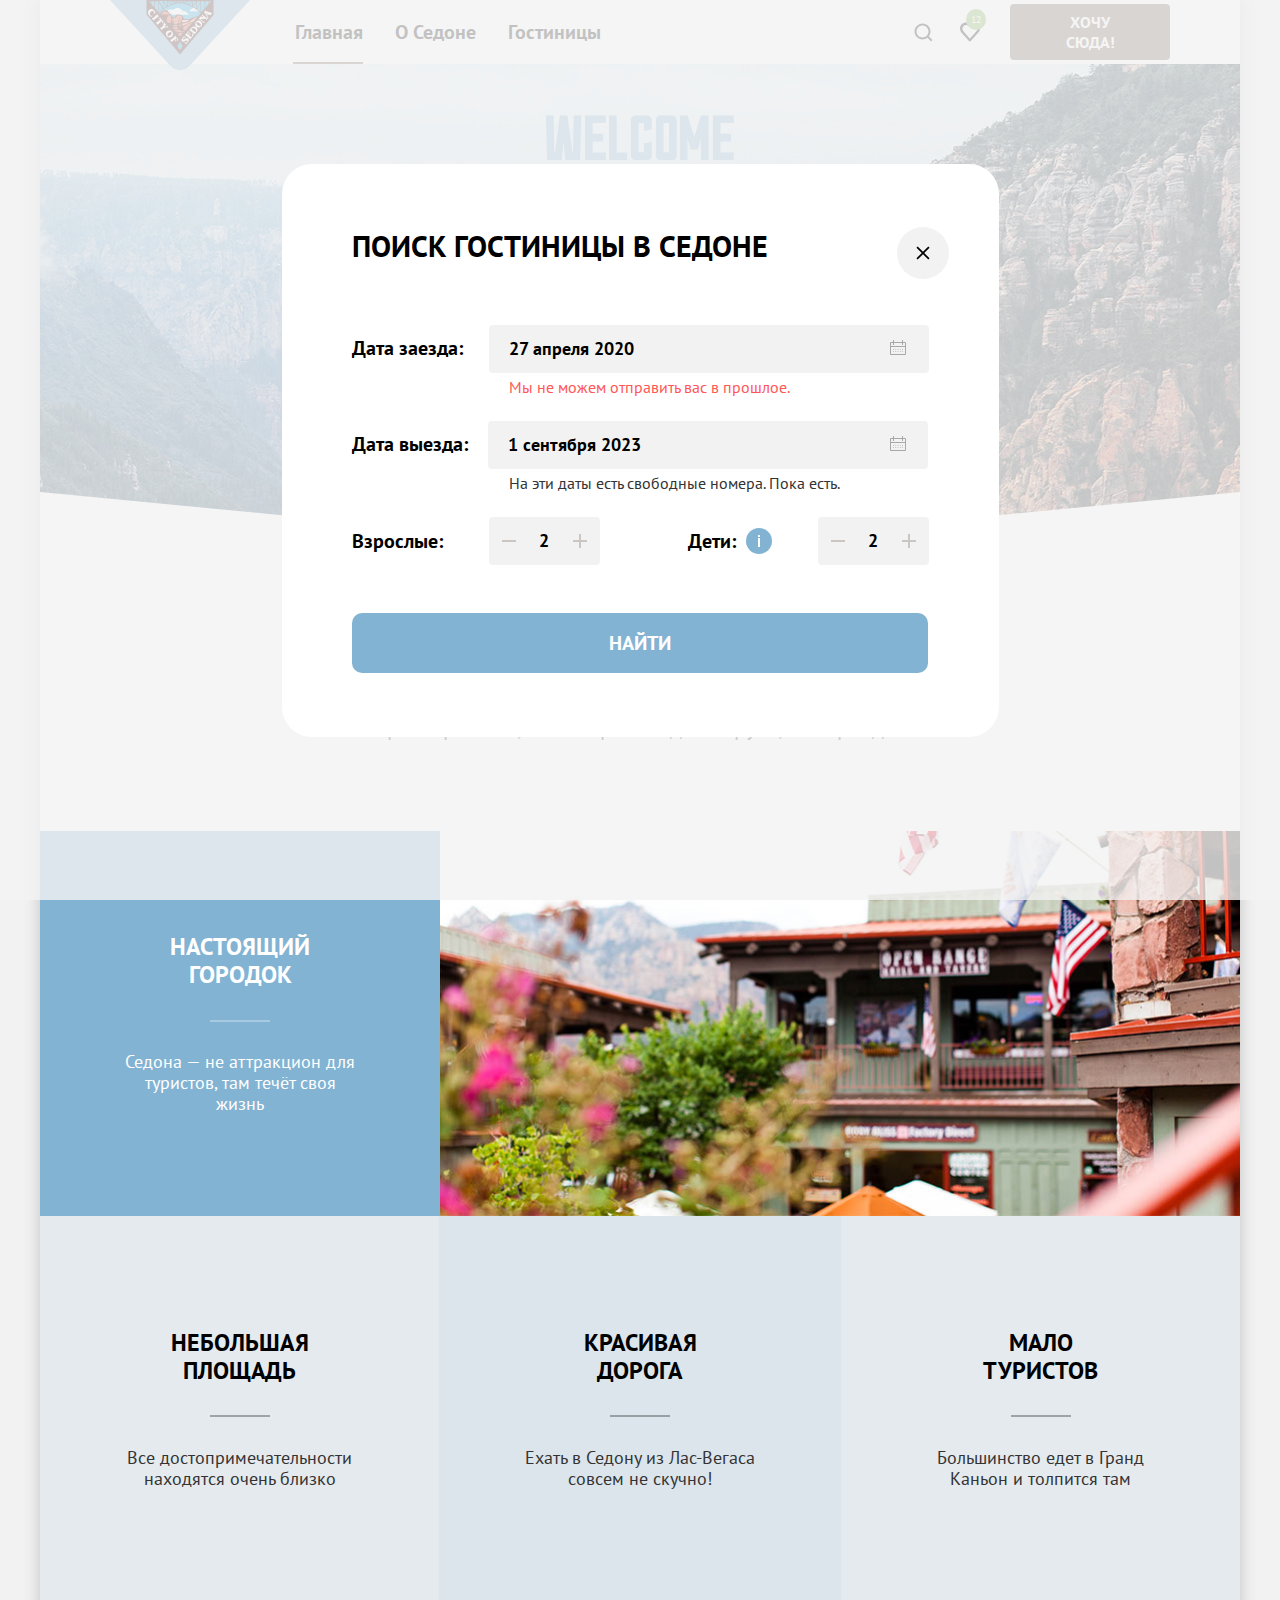
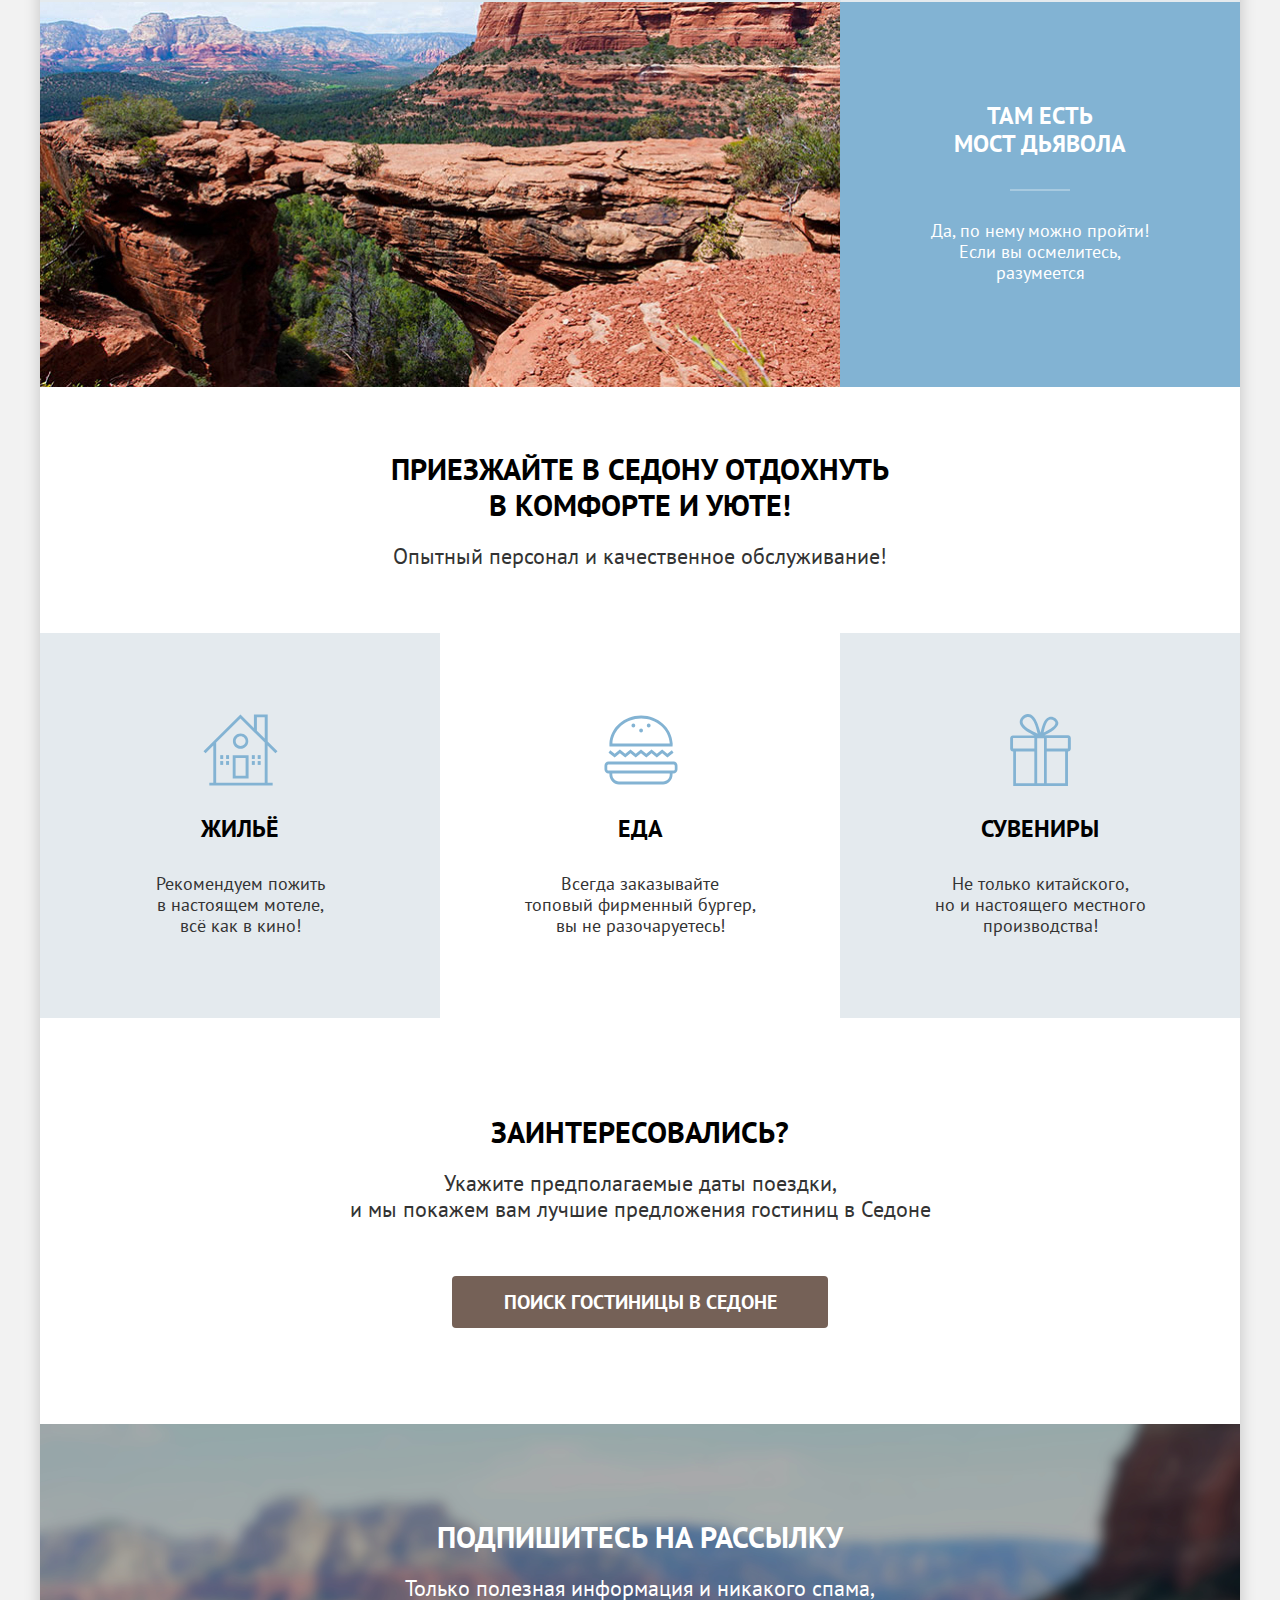
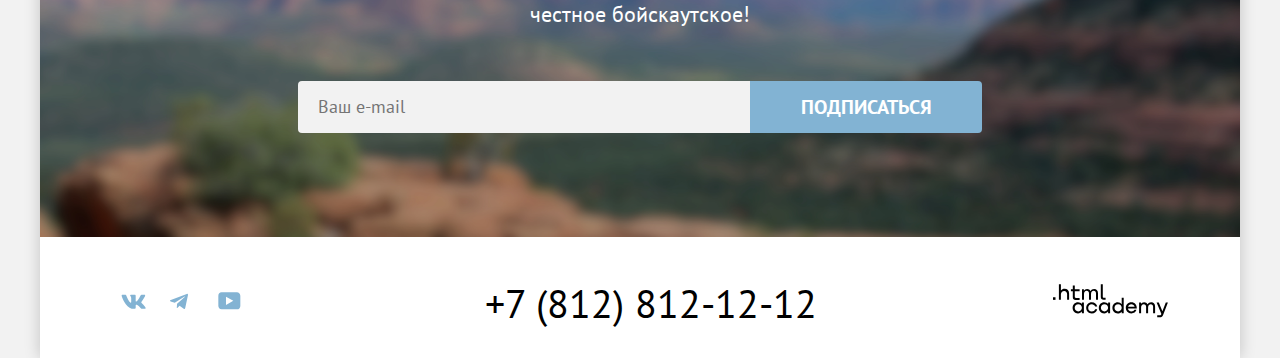
<file: index.html>
<!DOCTYPE html>
<html lang="ru">

  <head>
    <meta charset="utf-8">
    <title>Седона</title>
    <link rel="stylesheet" href="styles/styles.css">
    <link rel="icon" href="favicon.ico">
    <link rel="icon" type="image/png" href="images/favicon.png">
  </head>

  <body>
    <div class="shadow-container">
      <header class="page-header">
        <nav class="navigation">
          <a class="navigation-logo" href="#">
            <img class="navigation-logo-image" src="images/logo.svg" width="140" height="70"
              alt="Логотип городка Седона">
          </a>
          <ul class="navigation-list">
            <li class="navigation-item navigation-main">
              <a class="navigation-link" href="index.html">Главная</a>
            </li>
            <li class="navigation-item">
              <a class="navigation-link" href="#">О Седоне</a>
            </li>
            <li class="navigation-item">
              <a class="navigation-link" href="catalog.html">Гостиницы</a>
            </li>
          </ul>

          <ul class="navigation-list navigation-user">
            <li class="navigation-item">
              <a class="navigation-link-search" href="#">
                <span class="visually-hidden">
                  Поиск
                </span>
              </a>
            </li>
            <li class="navigation-item">
              <a class="navigation-link-favorites" href="#">
                <span class="visually-hidden">
                  Избранные
                </span>
                <span class="favorites-number">12</span>
              </a>
            </li>
          </ul>
          <button class="button navigation-button" type="button">Хочу сюда!</button>
        </nav>
      </header>

      <main class="main-index main-container">
        <div class="page-container">
          <section class="hero">
            <h1 class="visually-hidden">Седона</h1>
            <img class="welcome" src="images/welcome_sedona.svg" width="458" height="352" alt="Приветственный текст.">
          </section>

          <section class="advantages">
            <div class="main-block main-block-plus">
              <h2 class="about main-title">
                Седона — небольшой городок в Аризоне,
                <br>заслуживающий большего!
              </h2>
              <p class="about-description main-text">Рассмотрим причины, по которым Седона круче, чем Гранд-Каньон!</p>
            </div>
            <ul class="advantages-list">
              <li class="advantages-item advantages-item-wide advantages-dark">
                <div class="advantages-inner-narrow">
                  <h3 class="advantages-title advantages-title--dark">
                    Настоящий
                    <br>городок
                  </h3>
                  <p class="advantages-description">
                    Седона — не аттракцион для
                    <br>туристов, там течёт своя<br> жизнь
                  </p>
                </div>
                <img class="advantages-image" src="images/bar.jpg" width="800" height="385" alt="Мотель на фоне гор.">
              </li>
              <li class="advantages-item advantages-light">
                <h3 class="advantages-title advantages-title--light advantages-decoration">
                  Небольшая
                  <br>площадь
                </h3>
                <p class="advantages-description">
                  Все достопримечательности
                  <br>находятся очень близко
                </p>
              </li>
              <li class="advantages-item advantages-medium">
                <h3 class="advantages-title advantages-title--medium advantages-decoration">
                  Красивая
                  <br>дорога
                </h3>
                <p class="advantages-description">
                  Ехать в Седону из Лас-Вегаса
                  <br>совсем не скучно!
                </p>
              </li>
              <li class="advantages-item advantages-light">
                <h3 class="advantages-title advantages-title--light advantages-decoration">
                  Мало
                  <br>туристов
                </h3>
                <p class="advantages-description">
                  Большинство едет в Гранд
                  <br>Каньон и толпится там
                </p>
              </li>
              <li class="advantages-item advantages-item-wide advantages-dark">
                <img class="advantages-image" src="images/canyon.jpg" width="800" height="385" alt="Мост дьявола.">
                <div class="advantages-inner-narrow advantages-inner-wide">
                  <h3 class="advantages-title advantages-title--dark">
                    Там есть
                    <br>мост дьявола
                  </h3>
                  <p class="advantages-description">
                    Да, по нему можно пройти!
                    <br> Если вы осмелитесь,<br> разумеется
                  </p>
                </div>
              </li>
            </ul>
          </section>

          <section class="services">
            <div class="services-conteiner main-block">
              <h2 class="services-title-main main-title">
                Приезжайте в Седону отдохнуть
                <br>в комфорте и уюте!
              </h2>
              <p class="services-description-main main-text">
                Опытный персонал и качественное обслуживание!
              </p>
            </div>
            <ul class="services-list">
              <li class="services-item advantages-light services-house">
                <h3 class="services-title advantages-title--light">
                  Жильё
                </h3>
                <p class="services-description">
                  Рекомендуем пожить
                  <br>в настоящем мотеле,<br> всё как в кино!
                </p>
              </li>
              <li class="services-item services-block services-food">
                <h3 class="services-title services-title--block">
                  Еда
                </h3>
                <p class="services-description">
                  Всегда заказывайте
                  <br>топовый фирменный бургер,<br> вы не разочаруетесь!
                </p>
              </li>
              <li class="services-item advantages-light services-gift">
                <h3 class="services-title advantages-title--light">
                  Сувениры
                </h3>
                <p class="services-description">
                  Не только китайского,
                  <br>но и настоящего местного<br> производства!
                </p>
              </li>
            </ul>
          </section>
          <section class="hotels main-block">
            <h2 class="hotels-title main-title">
              Заинтересовались?
            </h2>
            <p class="hotel-text main-text">
              Укажите предполагаемые даты поездки,
              <br>и мы покажем вам лучшие предложения гостиниц в Седоне
            </p>
            <button class="button hotels-button" type="button">
              ПОИСК ГОСТИНИЦЫ В СЕДОНЕ
            </button>
          </section>
          <section class="newsletter-main">
            <h2 class="newsletter-title">
              Подпишитесь на рассылку
            </h2>
            <p class="newsletter-text">
              Только полезная информация и никакого спама,
              <br>честное бойскаутское!
            </p>
            <form class="newsletter-form" action="#" method="post">
              <input class="newsletter-form-mail" type="email" name="mail" placeholder="Ваш e-mail" required>
              <button class="button button-newsletter" type="submit">
                Подписаться
              </button>
            </form>
          </section>
        </div>
      </main>

      <footer class="page-footer">
        <ul class="footer-social-list">
          <li class="footer-social-item">
            <a class="footer-social" href="https://vk.com/htmlacademy">
              <span class="visually-hidden">ВКонтакте</span>
              <svg width="25" height="15" viewBox="0 0 25 15" fill="none" xmlns="http://www.w3.org/2000/svg">
                <path fill-rule="evenodd" clip-rule="evenodd"
                  d="M24.1164 1.80445C24.2824 1.25845 24.1164 0.856445 23.3214 0.856445H20.6964C20.0284 0.856445 19.7204 1.20345 19.5534 1.58645C19.5534 1.58645 18.2184 4.78245 16.3274 6.85845C15.7154 7.46045 15.4374 7.65145 15.1034 7.65145C14.9364 7.65145 14.6854 7.46045 14.6854 6.91345V1.80445C14.6854 1.14845 14.5014 0.856445 13.9454 0.856445H9.81738C9.40038 0.856445 9.14938 1.16045 9.14938 1.44945C9.14938 2.07045 10.0954 2.21445 10.1924 3.96245V7.76045C10.1924 8.59345 10.0394 8.74444 9.70538 8.74444C8.81538 8.74444 6.65038 5.53345 5.36538 1.85945C5.11638 1.14445 4.86438 0.856445 4.19338 0.856445H1.56638C0.816382 0.856445 0.666382 1.20345 0.666382 1.58645C0.666382 2.26845 1.55638 5.65645 4.81138 10.1374C6.98138 13.1974 10.0364 14.8564 12.8194 14.8564C14.4884 14.8564 14.6944 14.4884 14.6944 13.8534V11.5404C14.6944 10.8034 14.8524 10.6564 15.3814 10.6564C15.7714 10.6564 16.4384 10.8484 17.9964 12.3234C19.7764 14.0724 20.0694 14.8564 21.0714 14.8564H23.6964C24.4464 14.8564 24.8224 14.4884 24.6064 13.7604C24.3684 13.0364 23.5184 11.9854 22.3914 10.7384C21.7794 10.0284 20.8614 9.26345 20.5824 8.88045C20.1934 8.38945 20.3044 8.17044 20.5824 7.73345C20.5824 7.73345 23.7824 3.30745 24.1154 1.80445H24.1164Z"
                  fill="#83B3D3" />
              </svg>
            </a>
          </li>
          <li class="footer-social-item">
            <a class="footer-social" href="https://t.me/htmlacademy">
              <span class="visually-hidden">Telegram</span>
              <svg width="18" height="16" viewBox="0 0 18 16" fill="none" xmlns="http://www.w3.org/2000/svg">
                <path
                  d="M16.785 0.955705L0.840489 7.1042C-0.247661 7.54126 -0.241365 8.14828 0.640845 8.41897L4.73445 9.69597L14.2058 3.72014C14.6537 3.44766 15.0629 3.59424 14.7265 3.89281L7.05283 10.8183H7.05103L7.05283 10.8192L6.77045 15.0387C7.18413 15.0387 7.36669 14.8489 7.59871 14.625L9.58705 12.6915L13.7229 15.7464C14.4855 16.1664 15.0332 15.9506 15.2229 15.0405L17.9379 2.2453C18.2158 1.13107 17.5126 0.626562 16.785 0.955705Z"
                  fill="#83B3D3" />
              </svg>
            </a>
          </li>
          <li class="footer-social-item">
            <a class="footer-social" href="https://www.youtube.com/user/htmlacademyru">
              <span class="visually-hidden">YouTube</span>
              <svg width="23" height="18" viewBox="0 0 23 18" fill="none" xmlns="http://www.w3.org/2000/svg">
                <path
                  d="M18.9402 0.356445H3.50738C1.64668 0.356445 0.333252 1.9502 0.333252 3.75645V13.8502C0.333252 15.7627 1.64668 17.3564 3.50738 17.3564H19.1591C20.8009 17.3564 22.3333 15.7627 22.3333 13.9564V3.75645C22.1143 1.9502 20.8009 0.356445 18.9402 0.356445ZM7.99494 12.8939V4.81894L15.3283 8.85645L7.99494 12.8939Z"
                  fill="#83B3D3" />
              </svg>
            </a>
          </li>
        </ul>
        <a class="number" href="#">+7 (812) 812-12-12</a>
        <a class="logo-link" href="https://htmlacademy.ru/">
          <svg width="115" height="34" viewBox="0 0 115 34" fill="none" xmlns="http://www.w3.org/2000/svg">
            <path d="M0 13.2564V15.8564H2.5V13.2564H0Z" fill="black"/>
            <path d="M11.6 4.85645C10 4.85645 8.8 5.55645 8 6.55645H7.9V0.356445H5.9V15.8564H7.9V10.5564C7.9 8.45645 9.2 6.95645 11.2 6.95645C13 6.95645 14.1 8.35645 14.1 10.1564V15.8564H16.1V9.75644C16.2 6.75644 14.3 4.85645 11.6 4.85645Z" fill="black"/>
            <path d="M26.6 5.15645H21.8V1.45645H19.8V5.25645H17.9V7.25645H19.8V13.2564C19.8 14.9564 20.8 15.9564 22.5 15.9564H26.6V13.9564H22.9C22.2 13.9564 21.8 13.5564 21.8 12.8564V7.15645H26.6V5.15645Z" fill="black"/>
            <path d="M41.1 4.95645C39.5 4.95645 38.2 5.75644 37.6 7.05645H37.5C36.9 5.85645 35.7 4.95645 34.1 4.95645C32.7 4.95645 31.6 5.75645 31 6.75645H30.9V5.15645H29V15.7564H31V10.3564C31 8.35645 32 6.85645 33.6 6.85645C35.1 6.85645 36 7.85645 36 9.45645V15.7564H38V10.1564C38 7.75645 39.4 6.85645 40.6 6.85645C42.1 6.85645 43 7.85645 43 9.45645V15.7564H45V9.25644C45.1 6.75644 43.6 4.95645 41.1 4.95645Z" fill="black"/>
            <path d="M47.8 13.0564C47.8 14.7564 48.8 15.7564 50.6 15.7564H52.6V13.7564H50.9C50.2 13.7564 49.8 13.3564 49.8 12.6564V0.356445H47.8V13.0564Z" fill="black"/>
            <path d="M28.9 20.0564C28 18.9564 26.7 18.2564 25 18.2564C21.9 18.2564 19.6 20.5564 19.6 23.8564C19.6 27.1564 21.9 29.4564 25 29.4564C26.8 29.4564 28 28.6564 28.8 27.5564H28.9V29.1564H30.9V18.5564H28.9V20.0564ZM25.3 27.4564C23.1 27.4564 21.7 25.8564 21.7 23.8564C21.7 21.8564 23.1 20.2564 25.3 20.2564C27.5 20.2564 28.9 21.8564 28.9 23.8564C28.9 25.7564 27.5 27.4564 25.3 27.4564Z" fill="black"/>
            <path d="M44.2 22.3564C43.7 19.9564 41.6 18.2564 38.8 18.2564C35.4 18.2564 33.2 20.7564 33.2 23.8564C33.2 26.9564 35.4 29.4564 38.8 29.4564C41.6 29.4564 43.7 27.6564 44.2 25.2564H42.1C41.7 26.5564 40.4 27.5564 38.8 27.5564C36.6 27.5564 35.2 25.9564 35.2 23.9564C35.2 21.9564 36.6 20.3564 38.8 20.3564C40.4 20.3564 41.6 21.3564 42.1 22.5564H44.2V22.3564Z" fill="black"/>
            <path d="M55.1 20.0564C54.2 18.9564 52.9 18.2564 51.2 18.2564C48.1 18.2564 45.8 20.5564 45.8 23.8564C45.8 27.1564 48.1 29.4564 51.2 29.4564C53 29.4564 54.2 28.6564 55 27.5564H55.1V29.1564H57.1V18.5564H55.1V20.0564ZM51.5 27.4564C49.3 27.4564 47.9 25.8564 47.9 23.8564C47.9 21.8564 49.3 20.2564 51.5 20.2564C53.7 20.2564 55.1 21.8564 55.1 23.8564C55.1 25.7564 53.6 27.4564 51.5 27.4564Z" fill="black"/>
            <path d="M68.7 20.1564C67.8 19.0564 66.5 18.2564 64.8 18.2564C61.7 18.2564 59.4 20.5564 59.4 23.8564C59.4 27.1564 61.6 29.4564 64.8 29.4564C66.5 29.4564 67.8 28.6564 68.6 27.6564H68.7V29.1564H70.7V13.7564H68.7V20.1564ZM65.1 27.4564C62.9 27.4564 61.5 25.8564 61.5 23.8564C61.5 21.8564 62.9 20.2564 65.1 20.2564C67.3 20.2564 68.7 21.8564 68.7 23.8564C68.6 25.8564 67.2 27.4564 65.1 27.4564Z" fill="black"/>
            <path d="M78.3 18.2564C75 18.2564 72.8 20.7564 72.8 23.8564C72.8 26.8564 74.9 29.4564 78.3 29.4564C80.8 29.4564 82.8 28.1564 83.5 25.8564H81.4C80.9 26.8564 79.8 27.4564 78.4 27.4564C76.5 27.4564 75.1 26.1564 75 24.5564H83.8C84 20.9564 81.8 18.2564 78.3 18.2564ZM78.3 20.1564C80 20.1564 81.3 21.1564 81.6 22.7564H75.1C75.4 21.2564 76.6 20.1564 78.3 20.1564Z" fill="black"/>
            <path d="M98.2 18.2564C96.6 18.2564 95.3 19.0564 94.6 20.2564H94.5C93.9 19.0564 92.7 18.2564 91.1 18.2564C89.7 18.2564 88.6 18.9564 88 20.0564V18.5564H86.1V29.1564H88.1V23.7564C88.1 21.7564 89.1 20.3564 90.7 20.2564C92.2 20.2564 93.1 21.2564 93.1 22.8564V29.1564H95.1V23.5564C95.1 21.1564 96.5 20.2564 97.7 20.2564C99.2 20.2564 100.1 21.2564 100.1 22.8564V29.1564H102.1V22.6564C102.2 20.0564 100.7 18.2564 98.2 18.2564Z" fill="black"/>
            <path d="M109.4 27.3564L105.8 18.4564H103.6L108.4 30.0564C108.1 30.9564 107.7 31.2564 106.7 31.2564H104.2V33.2564H106.7C108.5 33.2564 109.5 32.4564 110.2 30.6564L114.9 18.4564H112.8L109.4 27.3564Z" fill="black"/>
            </svg>
        </a>
      </footer>
    </div>

    <!-- Класс modal-container--opened отвечает за открытие модального окна. -->
    <div class="modal-container modal-container--opened">
      <div class="modal modal-auth">
        <button class="modal-close-button" type="button">
          <span class="visually-hidden">Закрыть</span>
        </button>
        <section class="modal-content">
          <h2 class="modal-title">Поиск гостиницы в Седоне</h2>
          <form class="auth-form" action="#" method="post">
            <div class="date-item">
              <label class="date-name date-name-in" for="check-in">Дата заезда:</label>
              <input class="date-choice-in" id="check-in" type="text" name="check-in" value="27 апреля 2020" placeholder="Укажите дату">
              <p class="date-choice-text date-choice-error">Мы не можем отправить вас в прошлое.</p>
            </div>
            <div class="date-item">
              <label class="date-name date-name-out" for="check-out">Дата выезда:</label>
              <input class="date-choice-out" id="check-out" type="text" name="check-out" value="1 сентября 2023" placeholder="Укажите дату">
              <p class="date-choice-text">На эти даты есть свободные номера. Пока есть.</p>
            </div>
            <div class="age-choice-list">
              <div class="age-choice-item">
                <label class="age-choice-name age-adults" for="adults">Взрослые:</label>
                <button class="age-minus" type="button">
                  <span class="visually-hidden">Уменьшает количество взрослых</span>
                </button>
                <input class="age-choice-adults" id="adults" type="text" name="adults" value="2">
                <button class="age-plus" type="button">
                  <span class="visually-hidden">Прибавляет количество взрослых</span>
                </button>
              </div>
              <div class="age-choice-item">
                <label class="age-choice-name age-childs" for="childs">Дети:</label>
                <div class="tooltip">
                  <button class="warning-image" type="button">
                    <span class="visually-hidden">Открыть подсказку</span>
                  </button>
                  <p class="warning">Укажите количество детей, которые будут с вами, возраст которых от 6 до 18 лет.
                    Дети
                    до 6 лет размещаются бесплатно.</p>
                </div>
                <button class="age-minus" type="button">
                  <span class="visually-hidden">Уменьшает количество детей</span>
                </button>
                <input class="age-choice-childs" id="childs" type="text" name="childs" value="2">
                <button class="age-plus" type="button">
                  <span class="visually-hidden">Прибавляет количество детей</span>
                </button>
              </div>
            </div>
            <button class="modal-button" type="submit">Найти</button>
          </form>
        </section>
      </div>

    </div>

  </body>

</html>
</file>
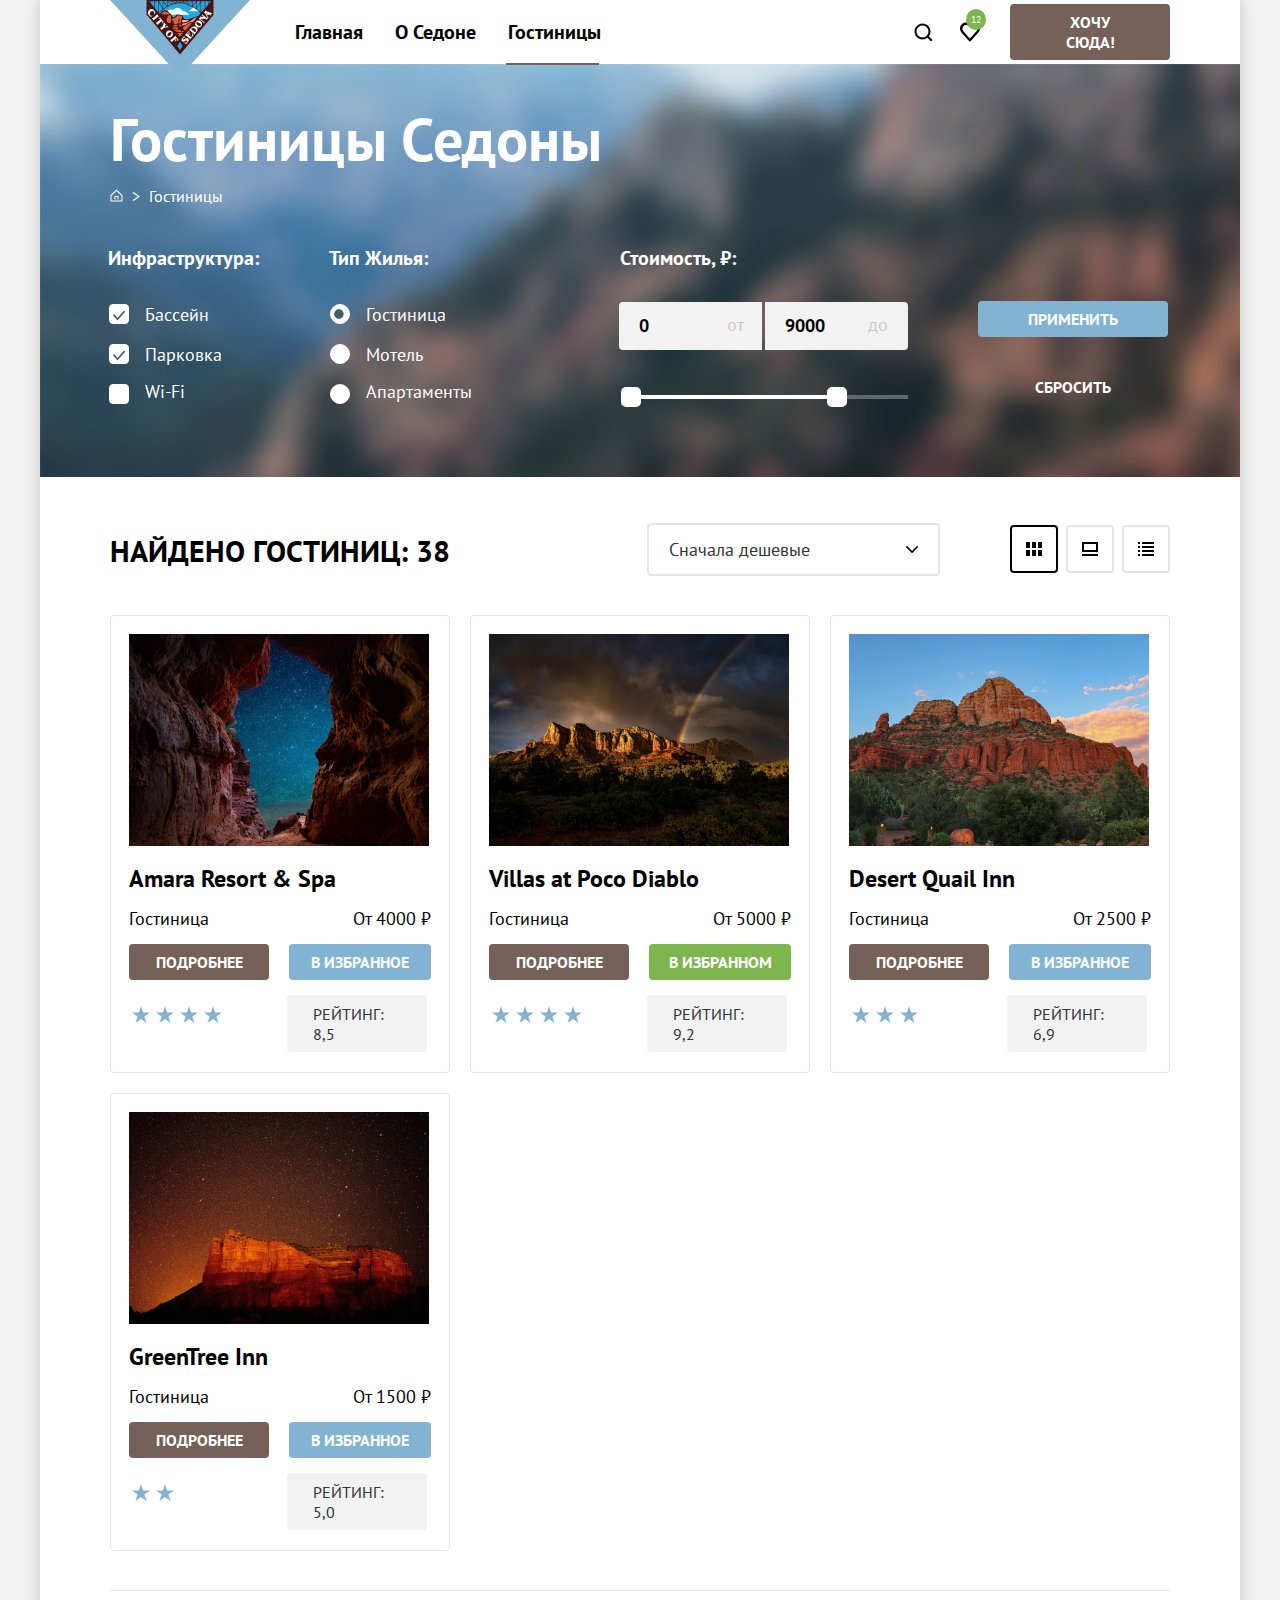
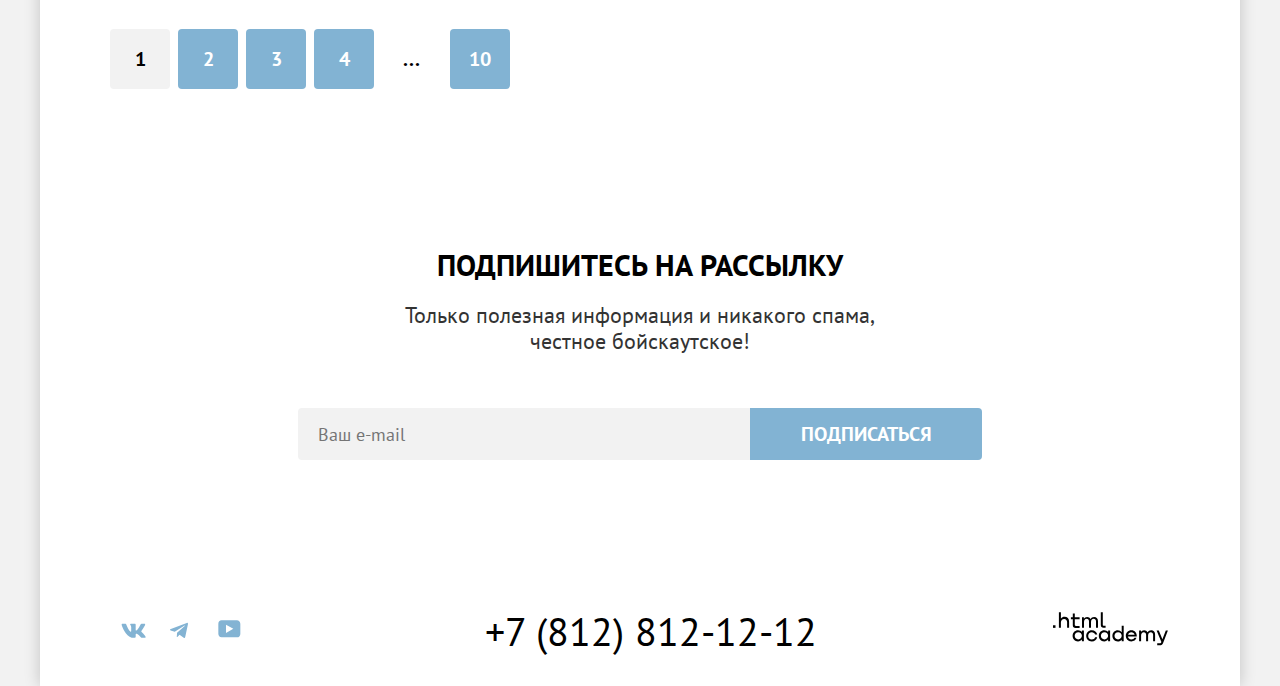
<file: catalog.html>
<!DOCTYPE html>
<html lang="ru">

  <head>
    <meta charset="utf-8">
    <title>Каталог</title>
    <link rel="stylesheet" href="styles/styles.css">
    <link rel="icon" href="favicon.ico">
    <link rel="icon" type="image/png" href="images/favicon.png">
  </head>

  <body>
    <div class="shadow-container">
      <header class="page-header">
        <nav class="navigation">
          <a class="navigation-logo" href="#">
            <img class="navigation-logo-image" src="images/logo.svg" width="140" height="70"
              alt="Логотип городка Седона">
          </a>
          <ul class="navigation-list">
            <li class="navigation-item">
              <a class="navigation-link" href="index.html">Главная</a>
            </li>
            <li class="navigation-item">
              <a class="navigation-link" href="#">О Седоне</a>
            </li>
            <li class="navigation-item">
              <a class="navigation-link navigation-link-hotels" href="catalog.html">Гостиницы</a>
            </li>
          </ul>

          <ul class="navigation-list navigation-user">
            <li class="navigation-item">
              <a class="navigation-link-search" href="#">
                <span class="visually-hidden">
                  Поиск
                </span>
              </a>
            </li>
            <li class="navigation-item">
              <a class="navigation-link-favorites" href="#">
                <span class="visually-hidden">
                  Избранные
                </span>
                <span class="favorites-number">12</span>
              </a>
            </li>
          </ul>
          <button class="button navigation-button" type="button">Хочу сюда!</button>
        </nav>
      </header>

      <main class="page-container">
        <section class="booking-choice-main">
          <h1 class="booking-main">Гостиницы Седоны</h1>
          <ol class="breadcrumbs-list">
            <li class="breadcrumbs-item">
              <a class="breadcrumbs-navigation" href="./index.html">
                <svg width="13" height="13" viewBox="0 0 13 13" fill="none" xmlns="http://www.w3.org/2000/svg">
                  <path
                    d="M6.5 0.5L0.5 6.30006V12.5001H12.5V6.30006L6.5 0.5ZM11.5 11.5001H1.5V6.70005L6.5 1.9L11.5 6.70005V11.5001Z"
                    fill="white" />
                  <path d="M4.5 10.5001H5.5V8.00005H7.5V10.5001H8.5V7.00005H4.5V10.5001Z" fill="white" />
                </svg>
              </a>
            </li>
            <li class="breadcrumbs-item breadcrumbs-hotels">
              <a class="breadcrumbs-hotels-link">Гостиницы</a>
            </li>
          </ol>
          <form class="booking-form" action="#" method="get">
            <fieldset class="booking-choice">
              <legend class="booking-name">Инфраструктура:</legend>
              <ul class="booking-variants-list">
                <li class="booking-item">
                  <input class="booking-choice-in visually-hidden" name="pool" type="checkbox" checked id="pool">
                  <span class="control-mark"></span>
                  <label class="booking-choice-type" for="pool">Бассейн</label>
                </li>
                <li class="booking-item">
                  <input class="booking-choice-in visually-hidden" name="parking" type="checkbox" checked id="parking">
                  <span class="control-mark"></span>
                  <label class="booking-choice-type" for="parking">Парковка</label>
                </li>
                <li class="booking-item">
                  <input class="booking-choice-in visually-hidden" name="wi-fi" type="checkbox" id="wi-fi">
                  <span class="control-mark"></span>
                  <label class="booking-choice-type booking-last" for="wi-fi">Wi-Fi</label>
                </li>
              </ul>
            </fieldset>
            <fieldset class="booking">
              <legend class="booking-name">Тип Жилья:</legend>
              <ul class="booking-variants-list booking-variants-housing">
                <li class="booking-type-item">
                  <input class="booking-housing-type visually-hidden" name="accomodation" type="radio" checked
                    id="hotels" value="hotels">
                  <span class="control-mark-hotels"></span>
                  <label class="booking-housing-name" for="hotels">Гостиница</label>
                </li>
                <li class="booking-type-item">
                  <input class="booking-housing-type visually-hidden" name="accomodation" type="radio" id="motels" value="motels">
                  <span class="control-mark-hotels"></span>
                  <label class="booking-housing-name" for="motels">Мотель</label>
                </li>
                <li class="booking-type-item">
                  <input class="booking-housing-type visually-hidden" name="accomodation" type="radio" id="apartments" value="apartments">
                  <span class="control-mark-hotels"></span>
                  <label class="booking-housing-name booking-last" for="apartments">Апартаменты</label>
                </li>
              </ul>
            </fieldset>

            <fieldset class="booking-price booking">
              <legend class="booking-price-name">Стоимость, ₽:</legend>
              <ul class="booking-price-list">
                <li class="booking-price-item booking-min">
                  <label class="visually-hidden" for="price-min">Цена бронирования от</label>
                  <input class="booking-price-choice booking-price-min" id="price-min" type="text" name="from" placeholder="от"
                    value="0">
                </li>
                <li class="booking-price-item booking-max">
                  <label class="visually-hidden" for="price-max">Цена бронирования до</label>
                  <input class="booking-price-choice booking-price-max" id="price-max" type="text" name="to" placeholder="до"
                    value="9000">
                </li>
              </ul>

              <div class="range">
                <div class="range-scale">
                  <div class="range-bar" style="right: 0; width: 80px">
                    <button type="button" class="range-toggle toggle-min"></button>
                    <button type="button" class="range-toggle toggle-max"></button>
                  </div>
                </div>
                <div class="range-wrapper-input">
                </div>
              </div>
            </fieldset>
            <div class="buttons-wrapper booking">
              <button class="button booking-button button-main" type="submit">Применить</button>
              <button class="button booking-button-reset" type="reset">Сбросить</button>
            </div>
          </form>
        </section>

        <section class="hotels-catalog">
          <div class="hotels-container">
            <h2 class="hotels-all-title">
              НАЙДЕНО ГОСТИНИЦ: 38
            </h2>
            <select class="select-control" aria-label="Сортировка">
              <option class="cheap">Сначала дешевые</option>
              <option value="expensive">Сначала дорогое</option>
              <option value="popular">Сначала популярное</option>
            </select>
            <ul class="hotel-view-list">
              <li class="hotel-view-item">
                <a class="hotel-net" href="#">
                  <span class="visually-hidden">Сетка</span>
                </a>
              </li>
              <li class="hotel-view-item">
                <a class="hotel-description" href="#">
                  <span class="visually-hidden">Развернутое описание</span>
                </a>
              </li>
              <li class="hotel-view-item">
                <a class="hotel-list" href="#">
                  <span class="visually-hidden">Список</span>
                </a>
              </li>
            </ul>
          </div>
          <ul class="hotels-catalog--list hotels-line">
            <li class="hotels-catalog--item">
              <a class="hotel-link" href="#">
                <img src="images/hotel_amara.png" width="300" height="212" alt="ночное небо в ущелье">
              </a>
              <a class="hotel-link" href="#">
                <h3 class="hotels-catalog--title">Amara Resort & Spa</h3>
              </a>
              <p class="hotel-text">Гостиница</p>
              <p class="hotel-price">От 4000 ₽</p>
              <a class="button button-hotel-link" href="#">подробнее</a>
              <button class="button button-hotel" type="button">в избранное</button>
              <div class="hotel-rating-star">
                <span class="visually-hidden">4 звезды</span>
              </div>
              <p class="hotel-rating">Рейтинг: 8,5</p>
            </li>

            <li class="hotels-catalog--item">
              <a class="hotel-link" href="#">
                <img src="images/hotel_villas.png" width="300" height="212" alt="гора с радугой">
              </a>
              <a class="hotel-link" href="#">
                <h3 class="hotels-catalog--title">Villas at Poco Diablo</h3>
              </a>
              <p class="hotel-text">Гостиница</p>
              <p class="hotel-price">От 5000 ₽</p>
              <a class="button button-hotel-link" href="#">подробнее</a>
              <button class="button button--active button-hotel" type="button">в избранном</button>
              <div class="hotel-rating-star">
                <span class="visually-hidden">4 звезды</span>
              </div>
              <p class="hotel-rating">Рейтинг: 9,2</p>
            </li>

            <li class="hotels-catalog--item">
              <a class="hotel-link" href="#">
                <img src="images/hotel_desert.png" width="300" height="212" alt="гора в ясный день">
              </a>
              <a class="hotel-link" href="#">
                <h3 class="hotels-catalog--title">Desert Quail Inn</h3>
              </a>
              <p class="hotel-text">Гостиница</p>
              <p class="hotel-price">От 2500 ₽</p>
              <a class="button button-hotel-link" href="#">подробнее</a>
              <button class="button button-hotel" type="button">в избранное</button>
              <div class="hotel-rating-star hotel-star-middle">
                <span class="visually-hidden">3 звезды</span>
              </div>
              <p class="hotel-rating">Рейтинг: 6,9</p>
            </li>

            <li class="hotels-catalog--item">
              <a class="hotel-link" href="#">
                <img src="images/hotel_greentree.png" width="300" height="212" alt="ночная гора">
              </a>
              <a class="hotel-link" href="#">
                <h3 class="hotels-catalog--title">GreenTree Inn</h3>
              </a>
              <p class="hotel-text">Гостиница</p>
              <p class="hotel-price">От 1500 ₽</p>
              <a class="button button-hotel-link" href="#">подробнее</a>
              <button class="button button-hotel" type="button">в избранное</button>
              <div class="hotel-rating-star hotel-star-min">
                <span class="visually-hidden">2 звезды</span>
              </div>
              <p class="hotel-rating">Рейтинг: 5,0</p>
            </li>
          </ul>
          <ul class="pagination-list">
            <li class="pagination-item">
              <a class="pagination-link pagination-link--active" href="#">1</a>
            </li>
            <li class="pagination-item">
              <a class="pagination-link" href="#">2</a>
            </li>
            <li class="pagination-item">
              <a class="pagination-link" href="#">3</a>
            </li>
            <li class="pagination-item">
              <a class="pagination-link" href="#">4</a>
            </li>
            <li class="pagination-item">
              <a class="pagination-link pagination-link--more">...</a>
            </li>
            <li class="pagination-item">
              <a class="pagination-link" href="#">10</a>
            </li>
          </ul>
        </section>
        <section class="newsletter main-block">
          <h2 class="newsletter-title main-title newsletter-title-catalog">
            Подпишитесь на рассылку
          </h2>
          <p class="newsletter-text main-text">
            Только полезная информация и никакого спама,<br>честное бойскаутское!
          </p>
          <form class="newsletter-form" action="#" method="post">
            <input class="newsletter-form-mail" type="email" name="mail" placeholder="Ваш e-mail" required>
            <button class="button button-newsletter" type="submit">
              Подписаться
            </button>
          </form>
        </section>
      </main>
      <footer class="page-footer">
        <ul class="footer-social-list">
          <li class="footer-social-item">
            <a class="footer-social" href="https://vk.com/htmlacademy">
              <span class="visually-hidden">ВКонтакте</span>
              <svg width="25" height="15" viewBox="0 0 25 15" fill="none" xmlns="http://www.w3.org/2000/svg">
                <path fill-rule="evenodd" clip-rule="evenodd" d="M24.1164 1.80445C24.2824 1.25845 24.1164 0.856445 23.3214 0.856445H20.6964C20.0284 0.856445 19.7204 1.20345 19.5534 1.58645C19.5534 1.58645 18.2184 4.78245 16.3274 6.85845C15.7154 7.46045 15.4374 7.65145 15.1034 7.65145C14.9364 7.65145 14.6854 7.46045 14.6854 6.91345V1.80445C14.6854 1.14845 14.5014 0.856445 13.9454 0.856445H9.81738C9.40038 0.856445 9.14938 1.16045 9.14938 1.44945C9.14938 2.07045 10.0954 2.21445 10.1924 3.96245V7.76045C10.1924 8.59345 10.0394 8.74444 9.70538 8.74444C8.81538 8.74444 6.65038 5.53345 5.36538 1.85945C5.11638 1.14445 4.86438 0.856445 4.19338 0.856445H1.56638C0.816382 0.856445 0.666382 1.20345 0.666382 1.58645C0.666382 2.26845 1.55638 5.65645 4.81138 10.1374C6.98138 13.1974 10.0364 14.8564 12.8194 14.8564C14.4884 14.8564 14.6944 14.4884 14.6944 13.8534V11.5404C14.6944 10.8034 14.8524 10.6564 15.3814 10.6564C15.7714 10.6564 16.4384 10.8484 17.9964 12.3234C19.7764 14.0724 20.0694 14.8564 21.0714 14.8564H23.6964C24.4464 14.8564 24.8224 14.4884 24.6064 13.7604C24.3684 13.0364 23.5184 11.9854 22.3914 10.7384C21.7794 10.0284 20.8614 9.26345 20.5824 8.88045C20.1934 8.38945 20.3044 8.17044 20.5824 7.73345C20.5824 7.73345 23.7824 3.30745 24.1154 1.80445H24.1164Z" fill="#83B3D3"/>
                </svg>
            </a>
          </li>
          <li class="footer-social-item">
            <a class="footer-social" href="https://t.me/htmlacademy">
              <span class="visually-hidden">Telegram</span>
              <svg width="18" height="16" viewBox="0 0 18 16" fill="none" xmlns="http://www.w3.org/2000/svg">
                <path d="M16.785 0.955705L0.840489 7.1042C-0.247661 7.54126 -0.241365 8.14828 0.640845 8.41897L4.73445 9.69597L14.2058 3.72014C14.6537 3.44766 15.0629 3.59424 14.7265 3.89281L7.05283 10.8183H7.05103L7.05283 10.8192L6.77045 15.0387C7.18413 15.0387 7.36669 14.8489 7.59871 14.625L9.58705 12.6915L13.7229 15.7464C14.4855 16.1664 15.0332 15.9506 15.2229 15.0405L17.9379 2.2453C18.2158 1.13107 17.5126 0.626562 16.785 0.955705Z" fill="#83B3D3"/>
                </svg>
            </a>
          </li>
          <li class="footer-social-item">
            <a class="footer-social" href="https://www.youtube.com/user/htmlacademyru">
              <span class="visually-hidden">YouTube</span>
              <svg width="23" height="18" viewBox="0 0 23 18" fill="none" xmlns="http://www.w3.org/2000/svg">
                <path d="M18.9402 0.356445H3.50738C1.64668 0.356445 0.333252 1.9502 0.333252 3.75645V13.8502C0.333252 15.7627 1.64668 17.3564 3.50738 17.3564H19.1591C20.8009 17.3564 22.3333 15.7627 22.3333 13.9564V3.75645C22.1143 1.9502 20.8009 0.356445 18.9402 0.356445ZM7.99494 12.8939V4.81894L15.3283 8.85645L7.99494 12.8939Z" fill="#83B3D3"/>
                </svg>
            </a>
          </li>
        </ul>
        <a class="number" href="#">+7 (812) 812-12-12</a>
        <a class="logo-link" href="https://htmlacademy.ru/">
          <svg width="115" height="34" viewBox="0 0 115 34" fill="none" xmlns="http://www.w3.org/2000/svg">
            <path class="footer-html-logo" d="M0 13.2564V15.8564H2.5V13.2564H0Z" fill="black"/>
            <path d="M11.6 4.85645C10 4.85645 8.8 5.55645 8 6.55645H7.9V0.356445H5.9V15.8564H7.9V10.5564C7.9 8.45645 9.2 6.95645 11.2 6.95645C13 6.95645 14.1 8.35645 14.1 10.1564V15.8564H16.1V9.75644C16.2 6.75644 14.3 4.85645 11.6 4.85645Z" fill="black"/>
            <path d="M26.6 5.15645H21.8V1.45645H19.8V5.25645H17.9V7.25645H19.8V13.2564C19.8 14.9564 20.8 15.9564 22.5 15.9564H26.6V13.9564H22.9C22.2 13.9564 21.8 13.5564 21.8 12.8564V7.15645H26.6V5.15645Z" fill="black"/>
            <path d="M41.1 4.95645C39.5 4.95645 38.2 5.75644 37.6 7.05645H37.5C36.9 5.85645 35.7 4.95645 34.1 4.95645C32.7 4.95645 31.6 5.75645 31 6.75645H30.9V5.15645H29V15.7564H31V10.3564C31 8.35645 32 6.85645 33.6 6.85645C35.1 6.85645 36 7.85645 36 9.45645V15.7564H38V10.1564C38 7.75645 39.4 6.85645 40.6 6.85645C42.1 6.85645 43 7.85645 43 9.45645V15.7564H45V9.25644C45.1 6.75644 43.6 4.95645 41.1 4.95645Z" fill="black"/>
            <path d="M47.8 13.0564C47.8 14.7564 48.8 15.7564 50.6 15.7564H52.6V13.7564H50.9C50.2 13.7564 49.8 13.3564 49.8 12.6564V0.356445H47.8V13.0564Z" fill="black"/>
            <path d="M28.9 20.0564C28 18.9564 26.7 18.2564 25 18.2564C21.9 18.2564 19.6 20.5564 19.6 23.8564C19.6 27.1564 21.9 29.4564 25 29.4564C26.8 29.4564 28 28.6564 28.8 27.5564H28.9V29.1564H30.9V18.5564H28.9V20.0564ZM25.3 27.4564C23.1 27.4564 21.7 25.8564 21.7 23.8564C21.7 21.8564 23.1 20.2564 25.3 20.2564C27.5 20.2564 28.9 21.8564 28.9 23.8564C28.9 25.7564 27.5 27.4564 25.3 27.4564Z" fill="black"/>
            <path d="M44.2 22.3564C43.7 19.9564 41.6 18.2564 38.8 18.2564C35.4 18.2564 33.2 20.7564 33.2 23.8564C33.2 26.9564 35.4 29.4564 38.8 29.4564C41.6 29.4564 43.7 27.6564 44.2 25.2564H42.1C41.7 26.5564 40.4 27.5564 38.8 27.5564C36.6 27.5564 35.2 25.9564 35.2 23.9564C35.2 21.9564 36.6 20.3564 38.8 20.3564C40.4 20.3564 41.6 21.3564 42.1 22.5564H44.2V22.3564Z" fill="black"/>
            <path d="M55.1 20.0564C54.2 18.9564 52.9 18.2564 51.2 18.2564C48.1 18.2564 45.8 20.5564 45.8 23.8564C45.8 27.1564 48.1 29.4564 51.2 29.4564C53 29.4564 54.2 28.6564 55 27.5564H55.1V29.1564H57.1V18.5564H55.1V20.0564ZM51.5 27.4564C49.3 27.4564 47.9 25.8564 47.9 23.8564C47.9 21.8564 49.3 20.2564 51.5 20.2564C53.7 20.2564 55.1 21.8564 55.1 23.8564C55.1 25.7564 53.6 27.4564 51.5 27.4564Z" fill="black"/>
            <path d="M68.7 20.1564C67.8 19.0564 66.5 18.2564 64.8 18.2564C61.7 18.2564 59.4 20.5564 59.4 23.8564C59.4 27.1564 61.6 29.4564 64.8 29.4564C66.5 29.4564 67.8 28.6564 68.6 27.6564H68.7V29.1564H70.7V13.7564H68.7V20.1564ZM65.1 27.4564C62.9 27.4564 61.5 25.8564 61.5 23.8564C61.5 21.8564 62.9 20.2564 65.1 20.2564C67.3 20.2564 68.7 21.8564 68.7 23.8564C68.6 25.8564 67.2 27.4564 65.1 27.4564Z" fill="black"/>
            <path d="M78.3 18.2564C75 18.2564 72.8 20.7564 72.8 23.8564C72.8 26.8564 74.9 29.4564 78.3 29.4564C80.8 29.4564 82.8 28.1564 83.5 25.8564H81.4C80.9 26.8564 79.8 27.4564 78.4 27.4564C76.5 27.4564 75.1 26.1564 75 24.5564H83.8C84 20.9564 81.8 18.2564 78.3 18.2564ZM78.3 20.1564C80 20.1564 81.3 21.1564 81.6 22.7564H75.1C75.4 21.2564 76.6 20.1564 78.3 20.1564Z" fill="black"/>
            <path d="M98.2 18.2564C96.6 18.2564 95.3 19.0564 94.6 20.2564H94.5C93.9 19.0564 92.7 18.2564 91.1 18.2564C89.7 18.2564 88.6 18.9564 88 20.0564V18.5564H86.1V29.1564H88.1V23.7564C88.1 21.7564 89.1 20.3564 90.7 20.2564C92.2 20.2564 93.1 21.2564 93.1 22.8564V29.1564H95.1V23.5564C95.1 21.1564 96.5 20.2564 97.7 20.2564C99.2 20.2564 100.1 21.2564 100.1 22.8564V29.1564H102.1V22.6564C102.2 20.0564 100.7 18.2564 98.2 18.2564Z" fill="black"/>
            <path d="M109.4 27.3564L105.8 18.4564H103.6L108.4 30.0564C108.1 30.9564 107.7 31.2564 106.7 31.2564H104.2V33.2564H106.7C108.5 33.2564 109.5 32.4564 110.2 30.6564L114.9 18.4564H112.8L109.4 27.3564Z" fill="black"/>
            </svg>
        </a>
      </footer>
    </div>
  </body>

</html>
</file>
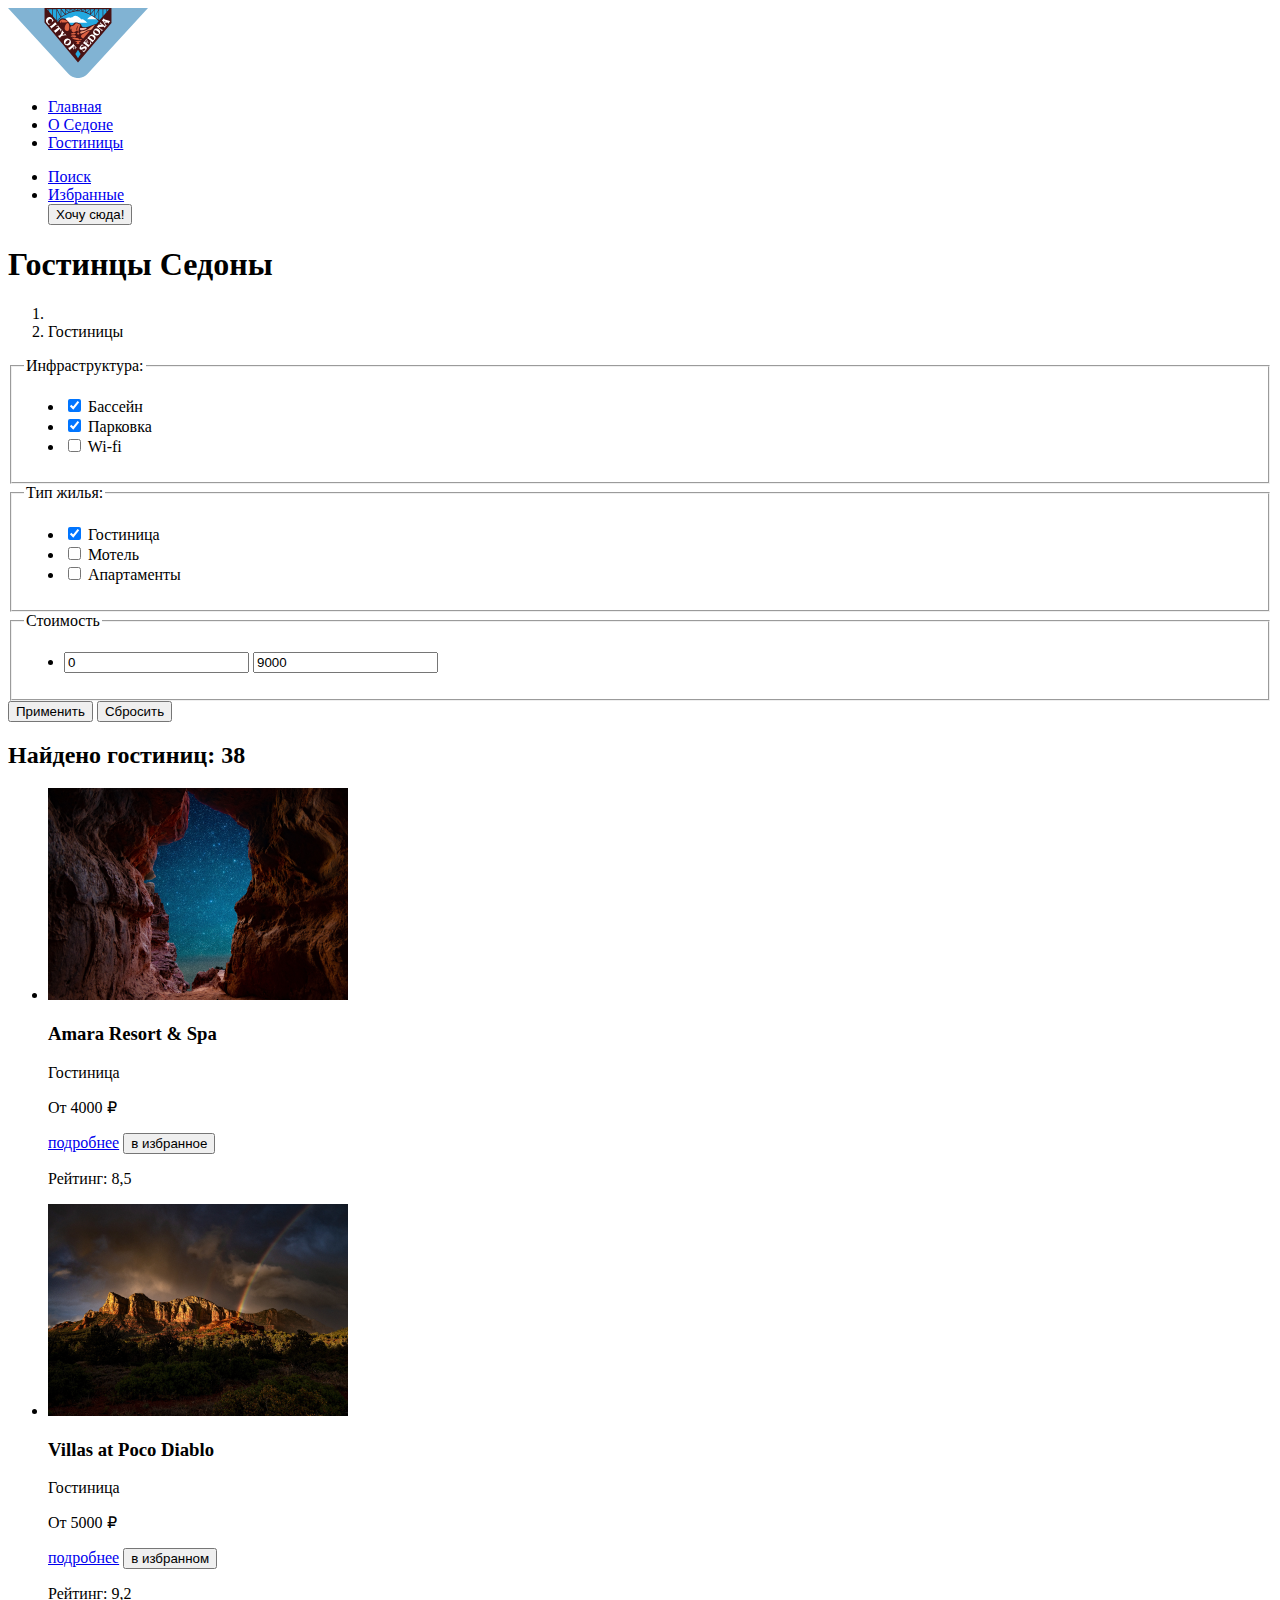
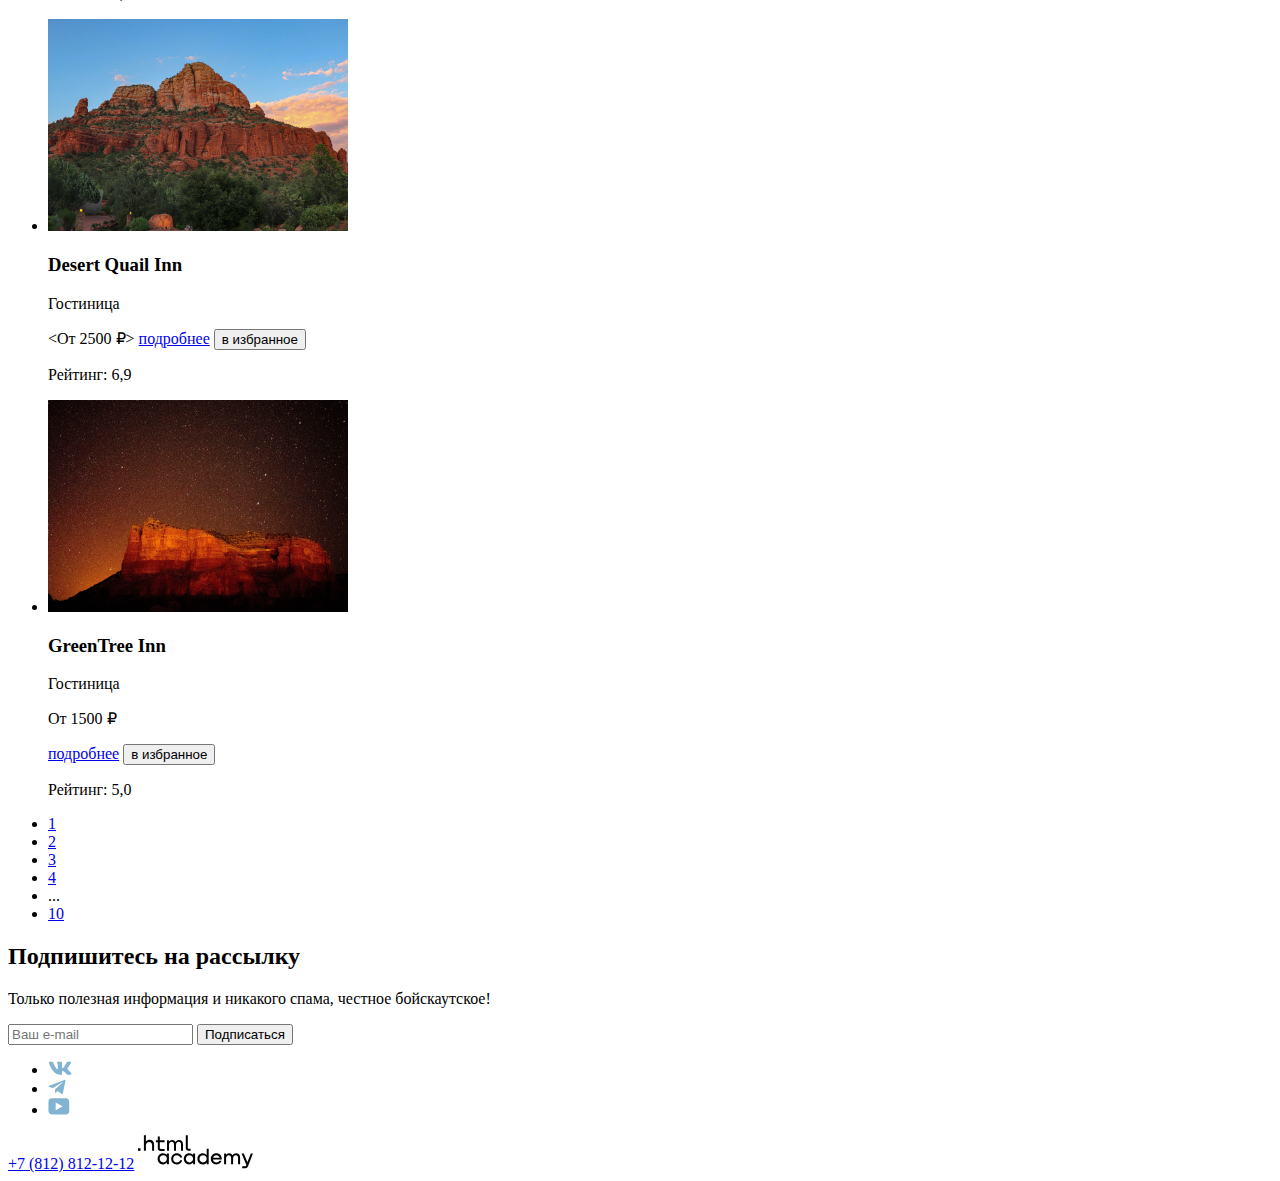
<file: 2/catalog.html>
<!DOCTYPE html>
<html lang="ru">

    <head>
        <meta charset="utf-8">
        <title>Каталог</title>
      <base href="https://htmlacademy-htmlcss.github.io/2487457-sedona-1/2/">
</head>

    <body>
        <header class="page-header">
            <nav class="navigation">
                <a class="navigation-logo" href="#">
                    <img class="navigation-logo" src="images/logo.svg" width="140" height="70" alt="Логотип городка Седона">
                </a>
                <ul class="navigation-list">
                    <li class="navigation-item">
                        <a class="navigation-link" href="home.html">Главная</a>
                    </li>
                    <li class="navigation-item">
                        <a class="navigation-link" href="about-sedona.html">О Седоне</a>
                    </li>
                    <li class="navigation-item">
                        <a class="navigation-link" href="hotels.html">Гостиницы</a>
                    </li>
                </ul>

                <ul class="navigation-user">
                    <li class="navigation-item">
                        <a class="navigation-link" href="#">
                            <span class="visually-hidden">
                                Поиск
                            </span>
                        </a>
                    </li>
                    <li class="navigation-item">
                        <a class="navigation-link" href="#">
                            <span class="visually-hidden">
                                Избранные
                            </span>
                        </a>
                    </li>
                    <button class="button" type="button">Хочу сюда!</button>
            </nav>
        </header>
        <main>
            <section class="booking">
                <h1 class="booking-main">Гостинцы Седоны</h1>
                <ol class="breadcrumbs-list">
                    <li class="breadcrumbs-item">
                        <a class="breadcrumbs-navigation" href="#"></a>
                    </li>
                    <li class="breadcrumbs-item">
                        Гостиницы
                    </li>
                </ol>
                <fieldset class="booking">
                    <legend class="booking-name">Инфраструктура:</legend>
                    <form class="booking-form" action="#" method="get">
                        <ul class="booking-list">
                            <li class="booking-item">
                                <input class="booking-choice-in" type="checkbox" checked id="pool">
                                <label for="pool">Бассейн</label>
                            </li>
                            <li class="booking-item">
                                <input class="booking-choice-in" type="checkbox" checked id="parking">
                                <label for="parking">Парковка</label>
                            </li>
                            <li class="booking-item">
                                <input class="booking-choice-in" type="checkbox" id="wi-fi">
                                <label for="wi-fi">Wi-fi</label>
                            </li>
                        </ul>
                </fieldset>
                <fieldset class="booking">
                    <legend class="booking-name">Тип жилья:</legend>
                    <ul class="booking-type-list">
                        <li class="booking-type-item">
                            <input class="booking-housing-type" type="checkbox" checked id="hotels">
                            <label for="hotels">Гостиница</label>
                        </li>
                        <li class="booking-type-item">
                            <input class="booking-housing-type" type="checkbox" id="motel">
                            <label for="motel">Мотель</label>
                        </li>
                        <li class="booking-type-item">
                            <input class="booking-housing-type" type="checkbox" id="apartments">
                            <label for="apartments">Апартаменты</label>
                        </li>
                    </ul>
                </fieldset>
                <fieldset class="booking-price">
                    <legend class="booking-price-name">Стоимость</legend>
                    <ul class="booking-price-list">
                        <li class="booking-price-item">
                            <input class="booking-price-choice" type="text" name="from" placeholder="от" value="0">
                            <input class="booking-price-choice" type="text" name="to" placeholder="до" value="9000">
                        </li>
                    </ul>
                </fieldset>

                <button class="booking-button1" type="submit">Применить</button>
                <button class="booking-button2" type="reset">Сбросить</button>

                </form>
            </section>

            <section class="hotels-all">
                <h2 class="hotels-all-title">
                    Найдено гостиниц: 38
                </h2>
                <ul class="hotels-all-list">
                    <li class="hotels-all-item">
                        <a class="hotel" href="#">
                            <img src="images/hotel_amara.png" width="300" height="212" alt="ночьное небо в ущелье">
                        </a>
                        <h3 class="hotels-all-title">Amara Resort & Spa</h3>
                        <p>Гостиница</p>
                        <p>От 4000 ₽</p>
                        <a class="button" href="#">подробнее</a>
                        <button class="button" type="type">в избранное</button>
                        <p class="hotel-rating">Рейтинг: 8,5</p>
                    </li>

                    <li class="hotels-all-item">
                        <a class="hotel" href="#">
                            <img src="images/hotel_villas.png" width="300" height="212" alt="гора  с радугой">
                        </a>
                        <h3 class="hotels-all-title">Villas at Poco Diablo</h3>
                        <p>Гостиница</p>
                        <p>От 5000 ₽</p>
                        <a class="button" href="#">подробнее</a>
                        <button class="button" type="type" type="checkbox" checked>в избранном</button>
                        <p class="hotel-rating">Рейтинг: 9,2</p>
                    </li>

                    <li class="hotels-all-item">
                        <a class="button" href="#">
                            <img src="images/hotel_desert.png" width="300" height="212" alt="гора в ясный день">
                        </a>
                        <h3 class="hotels-all-title">Desert Quail Inn</h3>
                        <p>Гостиница</p>
                        <От 2500 ₽>
                            <a class="button" href="#">подробнее</a>
                            <button class="button" type="type">в избранное</button>
                            <p class="hotel-rating">Рейтинг: 6,9</p>
                    </li>

                    <li class="hotels-all-item">
                        <a class="button" href="#">
                            <img src="images/hotel_greentree.png" width="300" height="212" alt="ночная гора">
                        </a>
                        <h3 class="hotels-all-title">GreenTree Inn</h3>
                        <p>Гостиница</p>
                        <p>От 1500 ₽</p>
                        <a class="button" href="#">подробнее</a>
                        <button class="button" type="type">в избранное</button>
                        <p class="hotel-rating">Рейтинг: 5,0</p>
                    </li>
                </ul>
                <ul class="pagination-list">
                    <li class="pagination-item">
                        <a class="pagination-button" href="#">1</a>
                    </li>
                    <li class="pagination-item">
                        <a class="pagination-button" href="#">2</a>
                    </li>
                    <li class="pagination-item">
                        <a class="pagination-button" href="#">3</a>
                    </li>
                    <li class="pagination-item">
                        <a class="pagination-button" href="#">4</a>
                    </li>
                    <li class="pagination-item">
                        <a class="pagination-button">...</a>
                    </li>
                    <li class="pagination-item">
                        <a class="pagination-button" href="#">10</a>
                    </li>
                </ul>
            </section>
            <section class="newsletter">
                <h2 class="newsletter-title">
                    Подпишитесь на рассылку
                </h2>
                <p>
                    Только полезная информация и никакого спама, честное бойскаутское!
                </p>
                <form class="newsletter-form" action="#" method="post">
                    <input class="newsletter-form-mail" type="text" name="mail" placeholder="Ваш e-mail">
                    <button class="button" type="submit">
                        Подписаться
                    </button>
                </form>
            </section>
        </main>
        <footer class="page-footer">

            <ul class="footer-social-list">
                <li class="footer-social-item">
                  <a class="button" href="https://vk.com/htmlacademy">
                    <img class="footer-social-images" src="images/vk.svg" width="24" height="14" alt="Логотип вконтакте">
                  </a>
                </li>
                <li class="footer-social-item">
                  <a class="button" href="https://t.me/htmlacademy">
                    <img class="footer-social-images" src="images/telegram.svg" width="18" height="15.1" alt="Логотип телеграм">
                  </a>
                </li>
                <li class="footer-social-item">
                  <a class="button" href="https://www.youtube.com/user/htmlacademyru">
                    <img class="footer-social-images" src="images/youtube.svg" width="22" height="17" alt="Логотип Ютуб">
                  </a>
                </li>
              </ul>
            <a class="number" href="#">+7 (812) 812-12-12</a>
            <a href="https://htmlacademy.ru/">
                <img class="logo" src="images/html_academy.svg" alt="Логотип html академии">
            </a>

        </footer>
    </body>

</html>
</file>
<file: styles/styles.css>
@font-face {
  font-family: "PT Sans";

  font-style: normal;
  font-weight: 400;

  src: url("../fonts/ptsans-400.woff2") format("woff2");
  font-display: swap;

}

@font-face {
  font-family: "PT Sans";
  font-style: normal;
  font-weight: 700;

  src: url("../fonts/ptsans-700.woff2") format("woff2");
  font-display: swap;

}

*,
*::before,
*::after {
  box-sizing: border-box;
}

html {
  height: 100%;
}

body {
  margin: 0;
  display: flex;
  flex-direction: column;
  min-height: 100%;
  font-family: "PT Sans", sans-serif;
  font-size: 18px;
  line-height: 21px;
  color: #000000;
  background-color: #f2f2f2;
}

.button {
  font-family: inherit;
  font-size: 16px;
  line-height: 20px;
  font-weight: 700;
  text-align: center;
  text-transform: uppercase;
  text-decoration: none;
  color: #ffffff;
  background-color: #756157;
  width: 160px;
  min-height: 36px;
  padding: 8px 34px;
  border-radius: 4px;
  border: none;
  cursor: pointer;
  transition: 0.6s;
}

.button:hover {
  background-color: #615048;
}

.button:focus {
  background-color: #615048;
  outline: none;
}

.button:active {
  color: rgba(255, 255, 255, 0.3);
  outline: none;
}

.button:disabled {
  pointer-events: none;
  color: rgba(255, 255, 255, 0.3);
  background-color: #e5e5e5;
}

.shadow-container {
  box-shadow: 0 0 15px rgba(0, 0, 0, 0.2);
  max-width: 1200px;
  margin: 0 auto;
}

.page-header {
  color: #000000;
  background-color: #ffffff;
  width: 1200px;
  margin: 0 auto;
}

.navigation {
  display: flex;
  justify-content: space-between;
  align-items: center;
  padding-right: 70px;
  padding-left: 70px;
}

.navigation-logo {
  position: relative;
  height: 64px;
  width: 140px;
  margin-right: 45px;
  align-self: flex-start;
  transition: 0.6s;
}

.navigation-logo:hover {
  outline: 2px solid #756157;
}

.navigation-logo:focus {
  outline: 2px solid #82b3d3;
}

.navigation-logo:active {
  outline: 2px solid rgba(117, 97, 87, 0.3);
}

.navigation-logo-image {
  position: absolute;
}

.navigation-list {
  display: flex;
  list-style: none;
  width: 400px;
  margin: 0;
  padding: 0;
  align-items: center;
  flex-wrap: wrap;
}

.navigation-item {
  margin-right: 32px;
  padding: 20px 0;
}

.navigation-user {
  width: 310px;
  margin-left: auto;
  justify-content: end;
}

.navigation-link {
  font-family: "PT Sans", sans-serif;
  font-size: 20px;
  line-height: 24px;
  font-weight: 700;
  text-align: center;
  color: #000000;
  text-decoration: none;
  transition: 0.6s;
}

.navigation-link:hover {
  color: #756157;
}

.navigation-link:focus {
  color: #756157;
}

.navigation-link:active {
  color: rgba(117, 97, 87, 0.3);
}

.navigation-main {
  position: relative;
}

.navigation-main::after {
  content: "";
  position: absolute;
  left: -2px;
  bottom: 0;
  height: 2px;
  width: 70px;
  background-color: #756257;
}

.navigation-link-hotels {
  position: relative;
}

.navigation-link-hotels::after {
  position: absolute;
  content: "";
  left: -2px;
  bottom: -20px;
  height: 2px;
  width: 93px;
  background-color: #756257;
}

.navigation-link-search {
  background-image: url("../images/search.svg");
  display: block;
  width: 20px;
  height: 20px;
  background-position: center center;
  background-repeat: no-repeat;
  background-size: 100% 100%;
  transition: 0.6s;
}

.navigation-link-search:hover {
  opacity: 0.6;
}

.navigation-link-search:focus {
  opacity: 0.6;
}

.navigation-link-search:active {
  opacity: 0.6;
}

.navigation-link-favorites {
  background-image: url("../images/heard.svg");
  display: block;
  width: 20px;
  height: 20px;
  background-position: center center;
  background-repeat: no-repeat;
  background-size: 100% 100%;
  position: relative;
  margin: -5px;
  transition: 0.6s;
}

.navigation-link-favorites:hover {
  opacity: 0.6;
}

.navigation-link-favorites:focus {
  opacity: 0.6;
}

.navigation-link-favorites:active {
  opacity: 0.6;
}

.favorites-number {
  position: absolute;
  top: -13px;
  right: -6px;
  background-color: #7db54f;
  border-radius: 50%;
  padding: 0 5px;
  font-size: 10px;
  color: #ffffff;
  text-decoration: none;
}

.navigation-button {
  margin-left: 3px;
}

.hero {
  color: #000000;
  background-color: rgba(131, 179, 211, 0.2);
  background-size: 100% auto, 100% auto;
  background-repeat: no-repeat no-repeat;
  background-image: url("../images/devider.svg"), url("../images/sedona_background_main.jpg");
  background-position: bottom center, center center;
  padding-top: 51px;
  padding-bottom: 82px;
}

.welcome {
  display: block;
  margin: 0 auto;
}

.main-container {
  flex-grow: 1;
}

.main-block {
  background-color: #ffffff;
  text-align: center;
}

.main-block-plus {
  margin: 0;
  padding: 70px 270px;
  padding-bottom: 90px;
}

.about {
  margin: 0;
  margin-top: 20px;
}

.main-title {
  font-size: 30px;
  line-height: 36px;
  text-transform: uppercase;
  margin: 1px;
}

.main-text {
  font-size: 22px;
  line-height: 26px;
  color: #333333;
  margin: 0;
  margin-top: 23px;
}

.page-container {
  width: 1200px;
  margin: 0 auto;
  display: flex;
  flex-direction: column;
}

.advantages {
  display: flex;
  flex-direction: column;
}

.advantages-list {
  display: flex;
  flex-direction: row;
  flex-wrap: wrap;
  margin: 0;
  padding: 0;
  list-style: none;
}

.advantages-item {
  padding: 113px 85px;
  display: flex;
  flex-direction: column;
  align-items: center;
  justify-content: center;
  flex-grow: 1;
  min-width: 399px;
}

.advantages-image {
  height: 100%;
  object-fit: cover;
}

.advantages-title {
  margin: 0;
  margin-bottom: 62px;
}

.advantages-description {
  margin: 0;
}

.advantages-item.advantages-item-wide {
  display: flex;
  padding: 0;
  flex-direction: row;
  justify-content: space-between;
}

.advantages-inner-wide {
  height: 100%;
}

.advantages-inner-narrow {
  padding: 91px 85px;
}


.advantages-dark {
  text-align: center;
  color: #ffffff;
  background-color: #82b3d3;
}

.advantages-title--dark {
  font-size: 24px;
  line-height: 28px;
  text-transform: uppercase;
  position: relative;
}

.advantages-title--dark::after {
  content: "";
  position: absolute;
  height: 2px;
  width: 60px;
  left: 50%;
  bottom: -33px;
  background-color: rgba(255, 255, 255, 0.3);
  transform: translateX(-50%);
}

.advantages-decoration {
  position: relative;
}

.advantages-decoration::after {
  content: "";
  position: absolute;
  height: 2px;
  width: 60px;
  left: 50%;
  bottom: -32px;
  background-color: rgba(0, 0, 0, 0.3);
  transform: translateX(-50%);
}

.advantages-inner-wide {
  padding: 100px 91px;
}

.advantages-light {
  text-align: center;
  color: #333333;
  background-color: rgba(131, 179, 211, 0.12);
}

.advantages-title--light {
  font-size: 24px;
  line-height: 28px;
  color: #000000;
  text-transform: uppercase;
}

.advantages-medium {
  text-align: center;
  color: #333333;
  background-color: rgba(131, 179, 211, 0.2);
}

.advantages-title--medium {
  font-size: 24px;
  line-height: 28px;
  color: #000000;
  text-transform: uppercase;
}

.services {
  display: flex;
  flex-direction: column;
  justify-content: center;
}

.services-conteiner {
  margin: 0;
  padding: 64px 347px;
  text-align: center;
}

.services-title-main {
  margin: 0;
  margin-bottom: 20px;
}

.services-description-main {
  margin-top: 20px;
}

.services-list {
  display: flex;
  flex-direction: row;
  flex-wrap: wrap;
  padding: 0;
  margin: 0;
  list-style: none;
}

.services-item {
  display: flex;
  flex-direction: column;
  align-items: center;
  justify-content: center;
  padding: 82px 81px;
  flex-grow: 1;
  position: relative;
  padding-top: 182px;
  max-width: 400px;
}

.services-house::after {
  display: block;
  content: "";
  position: absolute;
  top: 81px;
  width: 75px;
  height: 72px;
  background-image: url("../images/house.svg");
  background-repeat: no-repeat;
  background-position: center center;
  background-size: 100% 100%;
}

.services-title {
  margin: 0;
  margin-bottom: 30px;
}

.services-description {
  margin: 0;
}

.services-block {
  text-align: center;
  color: #333333;
  background-color: #ffffff;
}

.services-food::after {
  display: block;
  content: "";
  position: absolute;
  top: 81px;
  width: 75px;
  height: 72px;
  background-image: url("../images/burger.svg");
  background-repeat: no-repeat;
  background-position: center center;
  background-size: 100% 100%;
}

.services-title--block {
  font-size: 24px;
  line-height: 28px;
  color: #000000;
  text-transform: uppercase;
}

.services-gift::after {
  display: block;
  content: "";
  position: absolute;
  top: 81px;
  width: 75px;
  height: 72px;
  background-image: url("../images/gift.svg");
  background-repeat: no-repeat;
  background-position: top center;
  background-size: 100% 100%;
}

.hotels {
  padding: 96px 304px;
  text-align: center;
}

.hotels-title {
  margin: 0;
  margin-bottom: 20px;
}

.hotels-button {
  width: 376px;
  height: 52px;
  margin: 0;
  margin-top: 54px;
  padding: 8px 50px;
  font-size: 20px;
  line-height: 36px;
}

.newsletter-main {
  color: #ffffff;
  background-color: #82b3d3;
  background-image: url("../images/newsletter_image.jpg");
  background-size: 100% auto;
  background-repeat: no-repeat;
  text-align: center;
  padding: 70px 258px 104px;
}

.newsletter-title {
  font-size: 30px;
  line-height: 36px;
  text-transform: uppercase;
}

.newsletter-text {
  font-size: 22px;
  line-height: 26px;
  margin-bottom: 54px;
  margin-top: -5px;
}

.newsletter-form {
  display: flex;
  justify-content: center;
}

.button-newsletter {
  background-color: #82b3d3;
  text-transform: uppercase;
  padding: 8px 50px;
  width: 232px;
  min-height: 52px;
  border-radius: 0 4px 4px 0;
  font-size: 20px;
  line-height: 36px;
  transition: 0.6s;
}

.button-newsletter:hover {
  background-color: #68a2ca;
}

.button-newsletter:focus {
  background-color: #68a2ca;
}

.button-newsletter:active {
  color: rgba(255, 255, 255, 0.3);
}

.newsletter-form-mail {
  font-family: "PT Sans", sans-serif;
  font-size: 18px;
  width: 452px;
  height: 52px;
  border-radius: 4px 0 0 4px;
  padding: 12px 20px;
  background-color: #f2f2f2;
  border: 0;
}

.visually-hidden {
  position: absolute;
  width: 1px;
  height: 1px;
  margin: -1px;
  border: 0;
  padding: 0;
  white-space: nowrap;
  clip-path: inset(100%);
  clip: rect(0 0 0 0);
  overflow: hidden;
}

.page-footer {
  background-color: #ffffff;
  width: 1200px;
  margin: 0 auto;
  display: flex;
  justify-content: space-between;
  align-items: center;
  padding: 46px 72px 35px 81px;
}

.footer-social-list {
  display: flex;
  list-style: none;
  margin: 0;
  padding: 0;
  align-items: center;
  justify-content: space-between;
  flex-wrap: wrap;
  max-width: 200px;
  min-width: 137px;
}

.footer-social-item {
  display: flex;
  list-style: none;
  width: 40px;
  margin: 0;
  padding: 0;
  align-items: center;
}

.footer-social {
  transition: 0.6s;
}

.footer-social:hover path {
  fill: #68a2ca;
}

.footer-social:focus path {
  fill: #68a2ca;
}

.footer-social:active path {
  fill: rgba(104, 162, 202, 0.3);
}

.number {
  font-size: 40px;
  line-height: 40px;
  text-decoration: none;
  text-align: center;
  color: #000000;
  margin-left: -9px;
  transition: 0.6s;
}

.number:hover {
  color: #756157;
}

.number:focus {
  color: #756157;
  outline: none;
}

.number:active {
  color: rgba(117, 97, 87, 0.3);
}

.logo-link {
  transition: 0.6s;
}

.logo-link:hover path {
  fill: #756157;
}

.logo-link:focus path {
  fill: #756157;
}

.logo-link:active path {
  fill: rgba(117, 97, 87, 0.3);
}

.booking-choice-main {
  color: #ffffff;
  background-color: #82b3d3;
  background-image: url("../images/form_mountains.jpg");
  background-repeat: no-repeat;
  background-size: cover;
}

.booking-main {
  font-size: 60px;
  line-height: 78px;
  margin: 36px 235px 8px 70px;
}

.breadcrumbs-list {
  font-size: 16px;
  line-height: 21px;
  display: flex;
  list-style: none;
  padding-bottom: 40px;
  padding-left: 70px;
  margin: 0;
  margin-bottom: -1px;
  max-width: 70%;
  flex-wrap: wrap;
}

.breadcrumbs-navigation {
  text-decoration: none;
  transition: 0.6s;
}

.breadcrumbs-navigation:hover path {
  fill: rgba(255, 255, 255, 0.6);
}

.breadcrumbs-navigation:focus path {
  outline: none;
  fill: #ffffff;
}

.breadcrumbs-navigation:active path {
  fill: rgba(255, 255, 255, 0.3);
}

.breadcrumbs-item::after {
  content: ">";
  padding: 0 5px;
}

.breadcrumbs-item:last-child::after {
  content: "";
}

.breadcrumbs-hotels-link {
  cursor: pointer;
  transition: 0.6s;
}

.breadcrumbs-hotels-link:hover {
  color: rgba(255, 255, 255, 0.6);
}

.breadcrumbs-hotels-link:focus {
  outline: none;
  color: #ffffff;
}

.breadcrumbs-hotels-link:active {
  color: rgba(255, 255, 255, 0.3);
}

.breadcrumbs-hotels {
  margin-left: 4px;
}

.booking-form {
  font-size: 18px;
  line-height: 23px;
  display: grid;
  grid-template-columns: 151px 151px 360px 191px;
  column-gap: 70px;
  margin: 0 auto;
  padding-left: 66px;
  padding-bottom: 70px;
}

.booking-form fieldset {
  border: none;
  margin: 0;
  padding: 0;
}

.booking-form ul {
  padding: 0;
  margin: 0;
  list-style: none;
}

.booking-variants-list > li {
  padding-bottom: 16px;
}

.booking-variants-list > li:last-child {
  padding-bottom: 0;
}

.booking-item {
  display: flex;
  align-items: center;
  margin-left: 3px;
  transition: 0.6s;
}

.control-mark {
  display: block;
  min-width: 20px;
  height: 20px;
  border-radius: 4px;
  border: 1px solid #ffffff;
  margin: 2px 10px 2px 0;
  position: relative;
  background-color: #ffffff;
}

.booking-item:hover {
  opacity: 0.7;
}

.booking-choice-in:focus + .control-mark {
  outline: 3px solid #83b3d3;
}

.booking-item:active {
  opacity: 0.6;
}

.booking-choice-in + .control-mark::before {
  content: "";
  position: absolute;
  width: 20px;
  height: 20px;
  border-radius: 4px;
  display: none;
  background-image: url(../images/check.svg);
  background-repeat: no-repeat;
  background-position: center;
  background-size: 20px 20px;
  top: 0;
  left: -1px;
}

.booking-choice-in:checked + .control-mark::before {
  content: "";
  display: block;
}

.booking-type-item {
  display: flex;
  align-items: center;
  margin-left: 3px;
  transition: 0.6s;
}

.booking-type-item:hover {
  opacity: 0.7;
}

.booking-housing-type:focus + .control-mark-hotels {
  outline: 3px solid #83b3d3;
}

.booking-type-item:active {
  opacity: 0.6;
}

.control-mark-hotels {
  display: block;
  min-width: 20px;
  height: 20px;
  border-radius: 50%;
  border: 1px solid #ffffff;
  margin: 2px 10px 2px 0;
  position: relative;
  background-color: #ffffff;
}

.booking-housing-type + .control-mark-hotels::before {
  content: "";
  position: absolute;
  width: 20px;
  height: 20px;
  border-radius: 50%;
  display: none;
  background-image: url(../images/dot.svg);
  background-repeat: no-repeat;
  background-position: center;
  background-size: 20px 20px;
  top: -1px;
  left: -2px;
}

.booking-housing-type:checked + .control-mark-hotels::before {
  content: "";
  display: block;
}

fieldset.booking-price {
  margin-left: 70px;
}

.booking-name,
.booking-price-name {
  font-size: 20px;
  line-height: 24px;
  font-weight: 700;
  padding-bottom: 32px;
}

.booking-choice-type {
  margin-left: 6px;
}

.booking-housing-name {
  margin-left: 6px;
}

.booking-last {
  margin-top: -5px;
}

.booking-price-list {
  display: flex;
  flex-wrap: wrap;
  padding-left: 140px;
}

.booking-price-item {
  flex-grow: 1;
  flex-basis: 0;
  width: 50%;
}

.range {
  margin-top: 2px;
}

.range-scale {
  position: relative;
  height: 4px;
  margin-bottom: 8px;
  background-color: #ffffff;
  margin-left: 4px;
}

.range-bar {
  position: absolute;
  height: 4px;
  background-color: #61696c;
}

.range-toggle {
  position: absolute;
  width: 20px;
  height: 20px;
  background: #ffffff;
  border: 2px solid #ffffff;
  border-radius: 5px;
  cursor: pointer;
}

.range-toggle:hover {
  background-color: #ffffff;
}

.range-toggle:active {
  outline: 3px solid #83b3d3;
}

.range-toggle:focus {
  outline: 2px solid #83b3d3;
}

.toggle-min {
  top: -8px;
  left: -207px;
}

.toggle-max {
  top: -8px;
  right: 61px;
}

.booking-price-choice {
  font-family: inherit;
  font-size: 18px;
  line-height: 24px;
  font-weight: 700;
  color: #000000;
  padding: 12px 78px 12px 20px;
  width: 143px;
  margin-bottom: 43px;
  background-color: #f2f2f2;
  border: none;
  transition: 0.6s;
}

.booking-price-choice:hover {
  background-color: #f2f2f2;
}

.booking-price-choice:focus {
  outline: 3px solid #83b3d3;
}

.booking-price-choice:active {
  outline: 2px solid #000000;
}

.booking-min {
  position: relative;
}

.booking-min::before {
  content: "от";
  position: absolute;
  color: rgba(117, 97, 87, 0.3);
  left: 109px;
  bottom: 56px;
  font-size: 18px;
  line-height: 24px;
}

.booking-price-min {
  border-radius: 4px 0 0 4px;
  margin-left: 1px;
}

.booking-price-max {
  border-radius: 0 4px 4px 0;
  margin-left: 2px;
}

.booking-max {
  position: relative;
}

.booking-max::after {
  content: "до";
  position: absolute;
  color: rgba(117, 97, 87, 0.3);
  left: 105px;
  bottom: 56px;
  font-size: 18px;
  line-height: 24px;
}

.buttons-wrapper {
  display: flex;
  flex-direction: column;
  align-items: stretch;
  justify-content: center;
  margin-top: 53px;
}

.button-main {
  width: 190px;
  height: 36px;
  border-radius: 4px;
  background-color: #82b3d3;
  margin-bottom: 32px;
  transition: 0.6s;
}

.button-main:hover {
  background-color: #68a2ca;
}

.button-main:focus {
  background-color: #68a2ca;
}

.button-main:active {
  color: rgba(255, 255, 255, 0.3);
}

.booking-button-reset {
  width: 190px;
  height: 36px;
  background-color: transparent;
  list-style: none;
  transition: 0.6s;
}

.booking-button-reset:hover {
  color: rgba(255, 255, 255, 0.6);
  background-color: transparent;
}

.booking-button-reset:focus {
  background-color: transparent;
  outline: 3px solid #83b3d3;
}

.booking-button-reset:active {
  background-color: transparent;
  color: rgba(255, 255, 255, 0.3);
  outline: none;
}

.booking-button-reset:disabled {
  pointer-events: none;
  background-color: transparent;
  color: rgba(255, 255, 255, 1);
}

.hotels-container {
  display: flex;
  justify-content: space-between;
  width: 1200px;
  margin: 0 auto;
  align-items: center;
}

.hotel-view-list {
  display: flex;
  list-style: none;
  margin: 48px 70px 48px;
  padding: 0;
  align-items: center;
  max-width: 170px;
  flex-wrap: wrap;
}

.hotels-all-title {
  font-size: 30px;
  line-height: 36px;
  margin: 11px 197px 7px 70px;
}

.select-control {
  font-family: "PT Sans", sans-serif;
  font-style: normal;
  font-size: 18px;
  line-height: 21px;
  color: #333333;
  padding: 14px 107px 14px 20px;
  appearance: none;
  border: 2px solid #e5e5e5;
  border-radius: 4px;
  z-index: 3;
  background: url(../images/arrow.svg) no-repeat center right 20px;
  width: 293px;
  transition: 0.6s;
}

.select-control:hover {
  border: 2px solid #68a2ca;
}

.select-control:focus {
  border: 2px solid #68a2ca;
}

.select-control:active {
  border: 2px solid #3f5e72;
}

.select-control:disabled {
  pointer-events: none;
  color: rgba(0, 0, 0, 0.3);
  background-color: #e5e5e5;
}

.hotel-view-item {
  display: flex;
  justify-content: center;
  list-style: none;
  width: 48px;
  height: 48px;
  margin: 0;
  padding: 0;
  margin-right: 8px;
  align-items: center;
}

.hotel-view-item:last-child {
  margin-right: 0;
}

.hotel-net {
  background-image: url(../images/net.svg);
  display: block;
  width: 100%;
  height: 100%;
  background-position: center center;
  background-repeat: no-repeat;
  background-size: 16px 14px;
  border: 2px solid #000000;
  border-radius: 4px;
  transition: 0.6s;
}

.hotel-net:hover {
  border: 2px solid #000000;
}

.hotel-net:focus {
  border: 2px solid #68a2ca;
}

.hotel-net:active {
  border: 2px solid #000000;
}

.hotel-description {
  background-image: url(../images/description.svg);
  display: block;
  width: 100%;
  height: 100%;
  background-position: center center;
  background-repeat: no-repeat;
  background-size: 16px 14px;
  border: 2px solid #e5e5e5;
  border-radius: 4px;
}

.hotel-description:hover {
  border: 2px solid #000000;
}

.hotel-description:focus {
  border: 2px solid #68a2ca;
}

.hotel-description:active {
  border: 2px solid #000000;
}

.hotel-list {
  background-image: url(../images/list.svg);
  display: block;
  width: 100%;
  height: 100%;
  background-position: center center;
  background-repeat: no-repeat;
  background-size: 16px 14px;
  border: 2px solid #e5e5e5;
  border-radius: 4px;
}

.hotel-list:hover {
  border: 2px solid #000000;
}

.hotel-list:focus {
  border: 2px solid #68a2ca;
}

.hotel-list:active {
  border: 2px solid #000000;
}

.hotels-catalog {
  background-color: #ffffff;
}

.hotels-catalog--list {
  display: grid;
  list-style: none;
  padding: 0;
  grid-template-columns: repeat(3, 1fr);
  grid-column-gap: 20px;
  grid-row-gap: 20px;
  margin: -6px 70px;
}

.hotels-catalog--item {
  display: grid;
  grid-template-columns: repeat(2, 1fr);
  gap: 15px 14px;
  border: 1px solid #e6e6e6;
  border-radius: 4px;
  padding: 18px;
  width: 340px;
  padding-bottom: 20px;
}

.hotels-catalog--title {
  font-size: 24px;
  line-height: 28px;
  margin: 0;
}

.hotel-text {
  margin: 0;
}

.hotel-price {
  margin: 0;
  justify-self: end;
}

.hotel-rating-star {
  background-image: url(../images/star.svg);
  background-size: 24px 17px;
  background-repeat: repeat-x;
  text-align: center;
  width: 97px;
  height: 17px;
  margin-top: 11px;
}

.hotel-star-middle {
  width: 72px;
}

.hotel-star-min {
  width: 47px;
}

.hotel-rating {
  font-size: 16px;
  line-height: 20px;
  text-transform: uppercase;
  color: #333333;
  background-color: #f2f2f2;
  width: 140px;
  padding: 9px 18px 8px 26px;
  border-radius: 4px;
  margin: 0;
}

.hotel-link {
  display: block;
  text-decoration: none;
  list-style: none;
  grid-column: 1 / -1;
  color: #000000;
}

.hotel-link:hover {
  color: #756157;
}

.hotel-link:focus {
  color: #756157;
}

.hotel-link:active {
  color: rgba(117, 97, 87, 0.3);
}

.button-hotel-link {
  width: 140px;
  padding: 8px 26px;
  gap: 10px;
}

.button-hotel {
  width: 142px;
  padding: 8px 20px;
  background-color: #82b3d3;
  margin-left: 2px;
  transition: 0.6s;
}

.button-hotel:hover {
  background-color: #68a2ca;
}

.button-hotel:focus {
  background-color: #68a2ca;
}

.button-hotel:active {
  color: rgba(255, 255, 255, 0.3);
}

.button--active {
  background-color: #7db54f;
  padding: 8px 18px;
  transition: 0.6s;
}

.button--active:hover {
  background-color: #6c9e42;
}

.button--active:focus {
  background-color: #6c9e42;
}

.button--active:active {
  color: rgba(255, 255, 255, 0.3);
}

.hotels-line {
  position: relative;
}

.hotels-line::after {
  position: absolute;
  content: "";
  bottom: -40px;
  width: 1060px;
  border-bottom: 1px solid #e6e6e6;
}

.pagination-list {
  list-style: none;
  padding: 0;
  display: flex;
  margin: 84px 70px 73px;
}

.pagination-link {
  display: flex;
  font-size: 20px;
  line-height: 36px;
  max-width: 60px;
  text-align: center;
  text-decoration: none;
  color: #ffffff;
  background-color: #82b3d3;
  padding: 12px 25px;
  border-radius: 4px;
  font-weight: 700;
  justify-content: center;
  height: 60px;
  transition: 0.6s;
}

.pagination-link:hover {
  background-color: #68a2ca;
}

.pagination-link:focus {
  outline: none;
  background-color: #68a2ca;
}

.pagination-link:active {
  color: rgba(255, 255, 255, 0.3);
}

.pagination-link--active {
  color: #000000;
  background-color: #f2f2f2;
  transition: 0.6s;
}

.pagination-link--active:hover {
  background-color: #f2f2f2;
}

.pagination-link--active:focus {
  background-color: #f2f2f2;
}

.pagination-link--active:active {
  background-color: #f2f2f2;
}

.pagination-link--more {
  color: #000000;
  background-color: #ffffff;
  font-weight: 700;
  letter-spacing: 1px;
  transition: 0.6s;
}

.pagination-link--more:hover {
  background-color: #ffffff;
}

.pagination-link--more:focus {
  background-color: #ffffff;
}

.pagination-link--more:active {
  background-color: #ffffff;
}

.pagination-item {
  margin-right: 8px;
}

.pagination-item:last-child {
  margin-right: 0;
}

.newsletter-title-catalog {
  margin-top: 85px;
  margin-bottom: 24px;
}

.newsletter {
  padding-bottom: 105px;
}

.modal-container {
  position: fixed;
  top: 0;
  left: 0;
  display: none;
  width: 100%;
  height: 100%;
  background-color: rgba(242, 242, 242, 0.8);
}

.modal-container--opened {
  display: flex;
}

.modal {
  position: relative;
  margin: auto;
  padding: 64px 70px;
  background-color: #ffffff;
  border-radius: 30px;
}

.modal-auth {
  width: 717px;
}

.modal-close-button {
  position: absolute;
  padding: 0;
  top: 63px;
  right: 50px;
  width: 52px;
  height: 52px;
  background-color: #f2f2f2;
  border: none;
  border-radius: 50%;
  cursor: pointer;
  transition: 0.6s;
}

.modal-close-button::after {
  content: "";
  position: absolute;
  top: 50%;
  left: 50%;
  transform: translate(-50%, -50%);
  width: 14px;
  height: 14px;
  mask-image: url(../images/close.svg);
  mask-repeat: no-repeat;
  mask-position: center center;
  mask-size: 14px 14px;
  background-color: #000000;

}

.modal-close-button:hover {
  background-color: #e6e6e6;
}

.modal-close-button:focus {
  background-color: #e6e6e6;
  outline: 3px solid #83b3d3;
}

.modal-close-button:active {
  background-color: #e6e6e6;
}

.modal-close-button:active::after {
  background-color: #a1a1a1;
}

.modal-title {
  margin: 0;
  margin-bottom: 61px;
  font-family: "PT Sans", sans-serif;
  font-size: 30px;
  line-height: 36px;
  font-weight: 700;
  color: #000000;
  text-transform: uppercase;
}

.auth-form {
  display: flex;
  flex-direction: column;
}

.date-name,
.age-choice-name {
  font-family: "PT Sans", sans-serif;
  font-size: 20px;
  line-height: 24px;
  font-weight: 700;
  text-decoration: none;
}

.date-name-in {
  margin-right: 21px;
  position: relative;
}

.date-name-out {
  margin-right: 15px;
  position: relative;
}

.date-name-in::after {
  content: "";
  position: absolute;
  display: block;
  width: 20px;
  height: 20px;
  background-image: url(../images/calendar.svg);
  background-repeat: no-repeat no-repeat;
  background-position: center center;
  background-size: 100% 100%;
  top: 3px;
  right: -445px;
}

.date-name-out::after {
  content: "";
  position: absolute;
  display: block;
  width: 20px;
  height: 20px;
  background-image: url(../images/calendar.svg);
  background-repeat: no-repeat no-repeat;
  background-position: center center;
  background-size: 100% 100%;
  top: 3px;
  right: -440px;
}

.date-choice-in,
.date-choice-out {
  font-family: "PT Sans", sans-serif;
  font-size: 18px;
  line-height: 24px;
  font-weight: 700;
  width: 440px;
  height: 48px;
  border: none;
  border-radius: 4px;
  background-color: #f2f2f2;
  padding-left: 20px;
}

.date-choice-in:hover {
  opacity: 0.6;
}

.date-choice-in:focus {
  outline: 3px solid #83b3d3;
}

 .date-choice-out:hover {
  opacity: 0.6;
 }

 .date-choice-out:focus {
  outline: 3px solid #83b3d3;
 }

.date-choice-text {
  font-family: "PT Sans", sans-serif;
  font-size: 16px;
  line-height: 21px;
  font-weight: 400;
  color: #333333;
  margin: 4px 87px 23px 157px;
}

.date-choice-error {
  color: #ff5757;
}

.age-choice-list {
  display: flex;
  flex-direction: row;
  justify-content: space-between;
}

.age-choice-item {
  display: flex;
  align-items: center;
}

.age-choice-adults,
.age-choice-childs {
  font-family: "PT Sans", sans-serif;
  font-size: 18px;
  line-height: 20px;
  font-weight: 700;
  width: 31px;
  height: 48px;
  border: none;
  margin: 0;
  text-align: center;
  background-color: #f2f2f2;
}

.age-adults {
  margin-right: 46px;
}

.age-minus,
.age-plus {
  width: 40px;
  height: 48px;
  background-color: #f2f2f2;
  border: none;
  padding: 0;
  margin: 0;
  cursor: pointer;
  position: relative;
  opacity: 1;
}

.age-minus {
  border-radius: 4px 0 0 4px;
}

.age-plus {
  border-radius: 0 4px 4px 0;
}

.age-minus::after {
  content: "";
  position: absolute;
  top: 50%;
  left: 50%;
  width: 20px;
  height: 20px;
  transform: translate(-50%, -50%);
  mask-image: url(../images/minus_dark.svg);
  mask-position: center center;
  mask-repeat: no-repeat;
  mask-size: 20px 20px;
  background-color: rgba(117, 97, 87, 0.3);
  transition: 0.6s;
}

.age-minus:hover::after {
  background-color: #000000;
}

.age-minus:focus {
  outline: 2px solid #82b3d3;
}

.age-minus:focus::after {
  background-color: #000000;
}

.age-minus:active {
  outline: none;
}

.age-minus:active::after {
  background-color: rgba(117, 97, 87, 0.3);
}

.age-plus::after {
  content: "";
  position: absolute;
  top: 50%;
  left: 50%;
  z-index: 2;
  width: 20px;
  height: 20px;
  transform: translate(-50%, -50%);
  mask-image: url(../images/plus_dark.svg);
  mask-position: center center;
  mask-repeat: no-repeat;
  mask-size: 20px 20px;
  background-color: rgba(117, 97, 87, 0.3);
  transition: 0.6s;
}

.age-plus:hover::after {
  background-color: #000000;
}

.age-plus:focus {
  outline: 2px solid #82b3d3;
}

.age-plus:focus::after {
  background-color: #000000;
}

.age-plus:active {
  outline: none;
}

.age-plus:active::after {
  background-color: rgba(117, 97, 87, 0.3);
}

.warning-image {
  background-image: url(../images/warning.svg);
  background-position: center center;
  background-repeat: no-repeat;
  width: 26px;
  height: 26px;
  background-color: #83b3d3;
  border-radius: 50%;
  margin-left: 10px;
  margin-right: 46px;
  display: block;
  border: none;
  cursor: pointer;
}

.warning {
  font-family: "PT Sans", sans-serif;
  font-size: 16px;
  line-height: 20px;
  font-weight: 400;
  color: #ffffff;
  background-color: rgba(51, 51, 51, 1);
  width: 256px;
  padding: 20px 18px 18px 22px;
  border-radius: 10px;
  display: none;
  position: absolute;
  top: 25px;
  left: -128%;
}

.warning::after {
  content: "";
  position: absolute;
  top: -12px;
  left: 42%;
  border-style: solid;
  border-width: 0 20px 20px 20px;
  border-color: transparent transparent rgba(51, 51, 51, 1) transparent;
  transform: rotate(0deg);
}

.tooltip {
  position: relative;
}

.tooltip:hover .warning {
  display: block;
}

.tooltip:focus-within .warning {
  display: block;
}

.modal-button {
  font-family: inherit;
  font-size: 20px;
  line-height: 24px;
  font-weight: 700;
  text-align: center;
  text-transform: uppercase;
  text-decoration: none;
  color: #ffffff;
  background-color: #83b3d3;
  width: 576px;
  min-height: 60px;
  padding: 8px 34px;
  border-radius: 10px;
  border: none;
  margin-top: 48px;
  transition: 0.6s;
}

.modal-button:hover {
  background-color: #68a2ca;
}

.modal-button:focus {
  background-color: #68a2ca;
  outline: none;
}

.modal-button:active {
  color: rgba(255, 255, 255, 0.3);
  background-color: #68a2ca;
}
</file>
